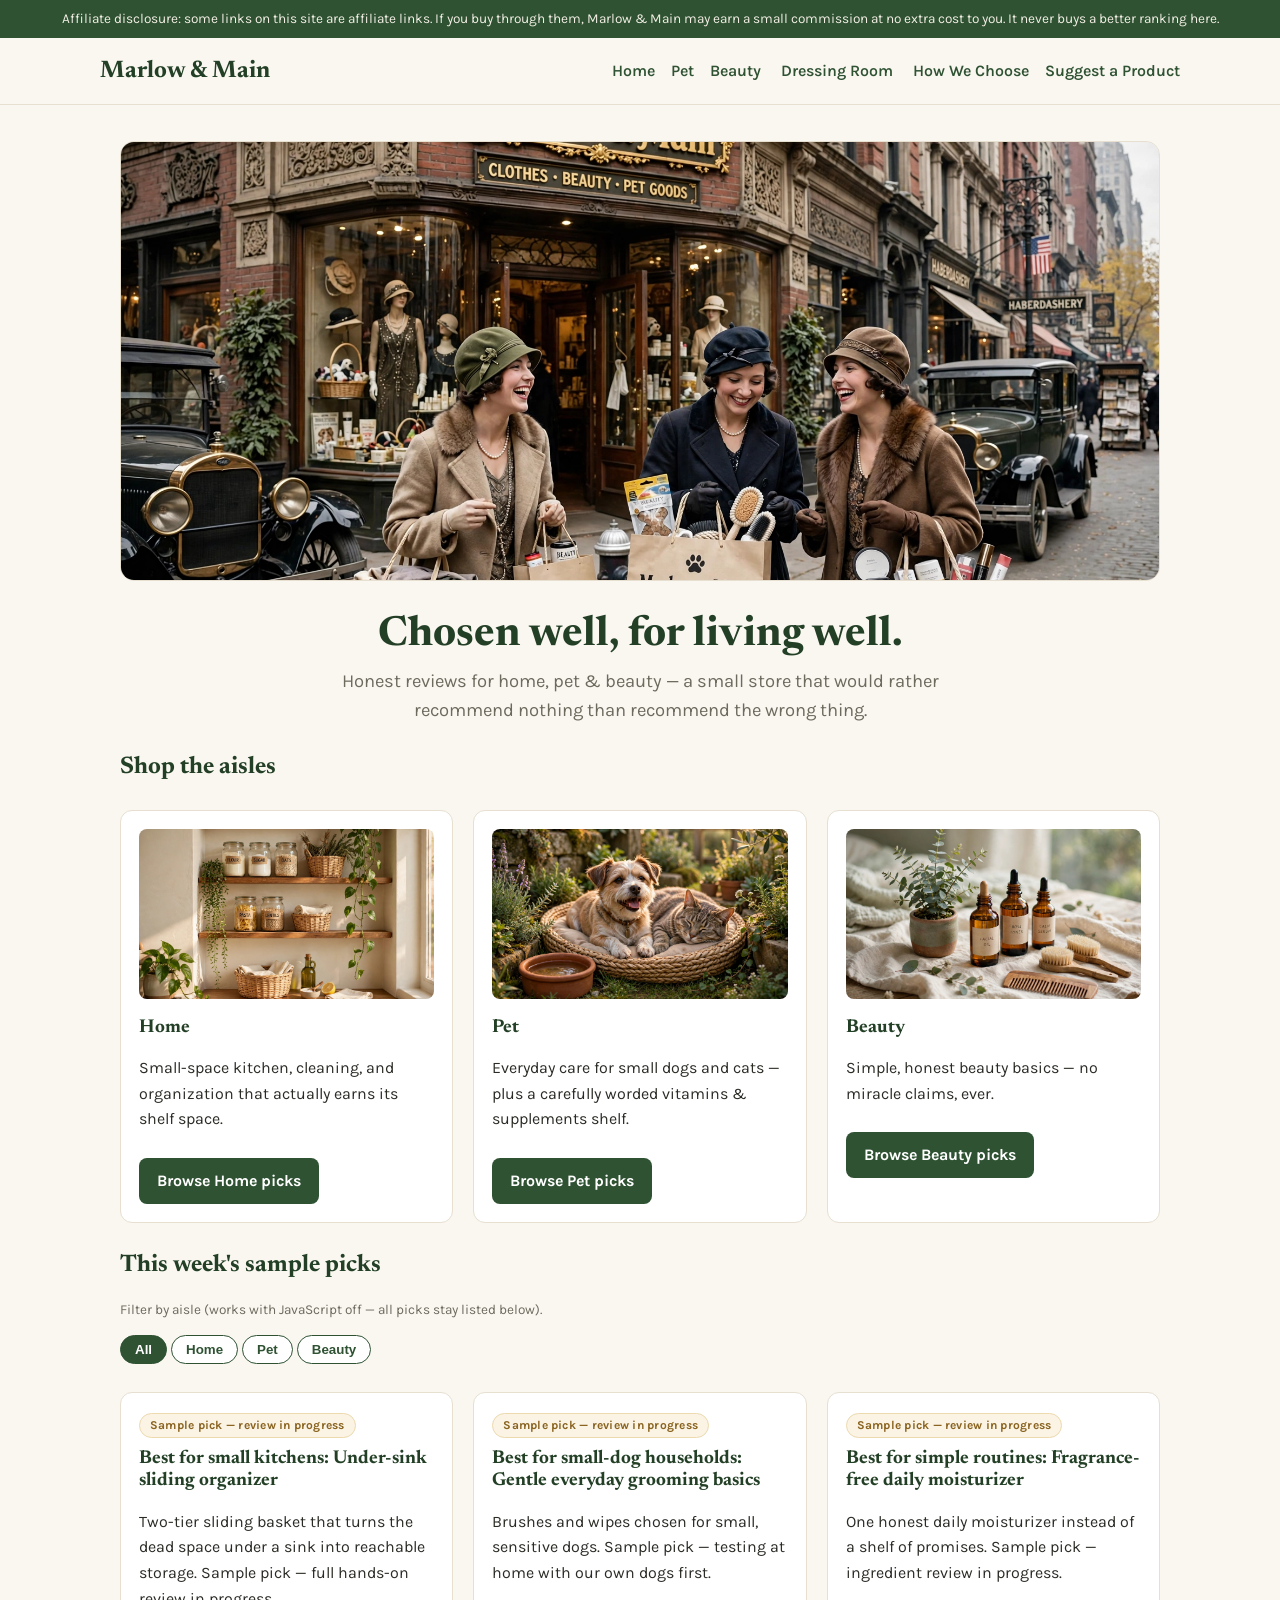
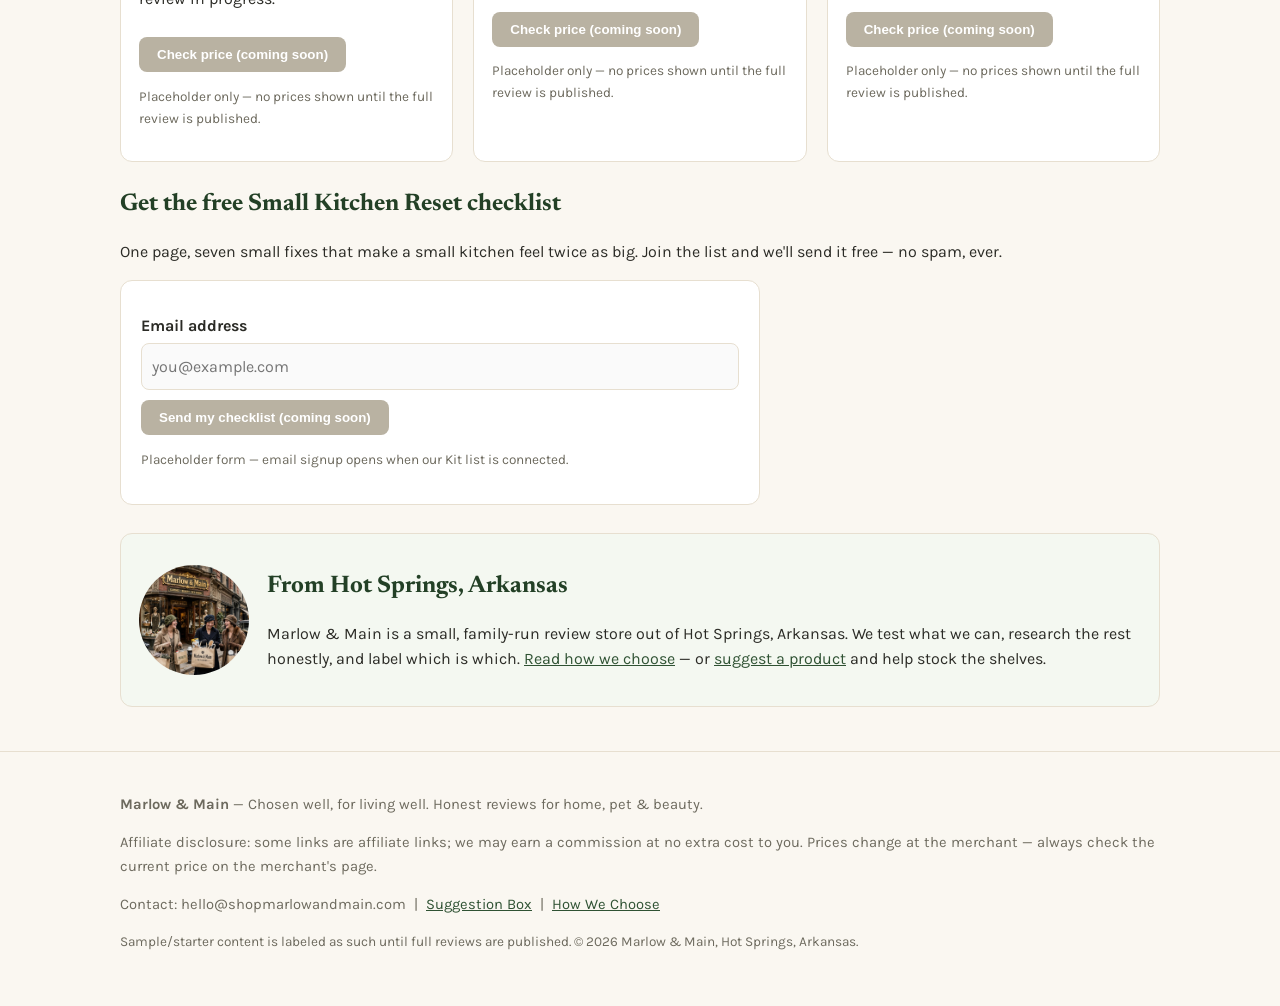
<file: index.html>
<!DOCTYPE html>
<html lang="en">
<head>
<meta charset="UTF-8">
<meta name="viewport" content="width=device-width, initial-scale=1.0">
<title>Chosen well, for living well | Marlow &amp; Main</title>
<meta name="description" content="Honest reviews for home, pet & beauty from Marlow & Main, Hot Springs, Arkansas.">
<link rel="icon" href="assets/profile.jpg">
<link rel="preconnect" href="https://fonts.googleapis.com">
<link href="https://fonts.googleapis.com/css2?family=Karla:wght@400;700&family=Newsreader:opsz,wght@6..72,500;6..72,700&display=swap" rel="stylesheet">
<link rel="stylesheet" href="styles.css">
</head>
<body>
<div class="disclosure">Affiliate disclosure: some links on this site are affiliate links. If you buy through them, Marlow &amp; Main may earn a small commission at no extra cost to you. It never buys a better ranking here.</div>
<header class="site"><div class="wrap nav">
<a class="brand" href="index.html">Marlow &amp; Main</a>
<nav>
<a href="home-aisle.html">Home</a><a href="pet-aisle.html">Pet</a><a href="beauty-aisle.html">Beauty</a>
<a href="dressing-room.html">Dressing Room</a>
<a href="how-we-choose.html">How We Choose</a><a href="suggest.html">Suggest a Product</a>
</nav></div></header>
<main class="wrap">

<section class="hero">
<img src="assets/hero-street.webp" alt="The Marlow &amp; Main storefront on a grand old main street">
<h1>Chosen well, for living well.</h1>
<p class="lede">Honest reviews for home, pet &amp; beauty — a small store that would rather recommend nothing than recommend the wrong thing.</p>
</section>

<section>
<h2>Shop the aisles</h2>
<div class="grid">
<article class="card"><img src="assets/aisle-home.webp" alt="A calm, well-kept home"><h3>Home</h3>
<p>Small-space kitchen, cleaning, and organization that actually earns its shelf space.</p>
<a class="btn secondary" href="home-aisle.html">Browse Home picks</a></article>
<article class="card"><img src="assets/aisle-pet.webp" alt="A happy small dog at home"><h3>Pet</h3>
<p>Everyday care for small dogs and cats — plus a carefully worded vitamins &amp; supplements shelf.</p>
<a class="btn secondary" href="pet-aisle.html">Browse Pet picks</a></article>
<article class="card"><img src="assets/aisle-beauty.webp" alt="Simple, natural beauty essentials"><h3>Beauty</h3>
<p>Simple, honest beauty basics — no miracle claims, ever.</p>
<a class="btn secondary" href="beauty-aisle.html">Browse Beauty picks</a></article>
</div>
</section>

<section>
<h2>This week's sample picks</h2>
<p class="small">Filter by aisle (works with JavaScript off — all picks stay listed below).</p>
<div class="filters" role="group" aria-label="Filter picks by aisle">
<button class="filter-btn" data-filter="all" aria-pressed="true">All</button>
<button class="filter-btn" data-filter="home" aria-pressed="false">Home</button>
<button class="filter-btn" data-filter="pet" aria-pressed="false">Pet</button>
<button class="filter-btn" data-filter="beauty" aria-pressed="false">Beauty</button>
</div>
<div class="grid" id="picks">
<article class="card pick" data-aisle="home">
<span class="tag">Sample pick — review in progress</span>
<h3>Best for small kitchens: Under-sink sliding organizer</h3>
<p>Two-tier sliding basket that turns the dead space under a sink into reachable storage. Sample pick — full hands-on review in progress.</p>
<!-- INTEGRATION POINT (affiliate link): replace this placeholder button with the real merchant affiliate link once the program approves the store. Never use a fake price or a "Buy now" label. -->
<button class="btn disabled" disabled title="Placeholder — affiliate link coming after review">Check price (coming soon)</button>
<p class="small">Placeholder only — no prices shown until the full review is published.</p></article><article class="card pick" data-aisle="pet">
<span class="tag">Sample pick — review in progress</span>
<h3>Best for small-dog households: Gentle everyday grooming basics</h3>
<p>Brushes and wipes chosen for small, sensitive dogs. Sample pick — testing at home with our own dogs first.</p>
<!-- INTEGRATION POINT (affiliate link): replace this placeholder button with the real merchant affiliate link once the program approves the store. Never use a fake price or a "Buy now" label. -->
<button class="btn disabled" disabled title="Placeholder — affiliate link coming after review">Check price (coming soon)</button>
<p class="small">Placeholder only — no prices shown until the full review is published.</p></article><article class="card pick" data-aisle="beauty">
<span class="tag">Sample pick — review in progress</span>
<h3>Best for simple routines: Fragrance-free daily moisturizer</h3>
<p>One honest daily moisturizer instead of a shelf of promises. Sample pick — ingredient review in progress.</p>
<!-- INTEGRATION POINT (affiliate link): replace this placeholder button with the real merchant affiliate link once the program approves the store. Never use a fake price or a "Buy now" label. -->
<button class="btn disabled" disabled title="Placeholder — affiliate link coming after review">Check price (coming soon)</button>
<p class="small">Placeholder only — no prices shown until the full review is published.</p></article>
</div>
</section>

<section>
<h2>Get the free Small Kitchen Reset checklist</h2>
<p>One page, seven small fixes that make a small kitchen feel twice as big. Join the list and we'll send it free — no spam, ever.</p>
<!-- INTEGRATION POINT (Kit email form): this form is a non-functional placeholder. Paste the Kit (ConvertKit) embed/form action here and remove the disabled state once the Kit account and the "Small Kitchen Reset" checklist are live. -->
<form class="sample" action="#" method="post" aria-label="Email signup (placeholder)">
<label for="kit-email">Email address</label>
<input id="kit-email" type="email" name="email" placeholder="you@example.com" disabled>
<button class="btn" type="submit" disabled>Send my checklist (coming soon)</button>
<p class="small">Placeholder form — email signup opens when our Kit list is connected.</p>
</form>
</section>

<section class="founder">
<img src="assets/profile.jpg" alt="The Marlow &amp; Main storefront">
<div><h2>From Hot Springs, Arkansas</h2>
<p>Marlow &amp; Main is a small, family-run review store out of Hot Springs, Arkansas. We test what we can, research the rest honestly, and label which is which. <a href="how-we-choose.html">Read how we choose</a> — or <a href="suggest.html">suggest a product</a> and help stock the shelves.</p></div>
</section>

</main>
<footer class="site"><div class="wrap">
<p><strong>Marlow &amp; Main</strong> — Chosen well, for living well. Honest reviews for home, pet &amp; beauty.</p>
<p>Affiliate disclosure: some links are affiliate links; we may earn a commission at no extra cost to you. Prices change at the merchant — always check the current price on the merchant's page.</p>
<!-- INTEGRATION POINT (footer contact): hello@shopmarlowandmain.com is shown as the contact address, but email forwarding for this domain is NOT yet configured. Configure forwarding (Cloudflare/Porkbun) before presenting this as a working inbox. -->
<p>Contact: hello@shopmarlowandmain.com &nbsp;|&nbsp; <a href="suggest.html">Suggestion Box</a> &nbsp;|&nbsp; <a href="how-we-choose.html">How We Choose</a></p>
<p class="small">Sample/starter content is labeled as such until full reviews are published. &copy; 2026 Marlow &amp; Main, Hot Springs, Arkansas.</p>
</div></footer>
<script src="app.js" defer></script>
</body></html>
</file>
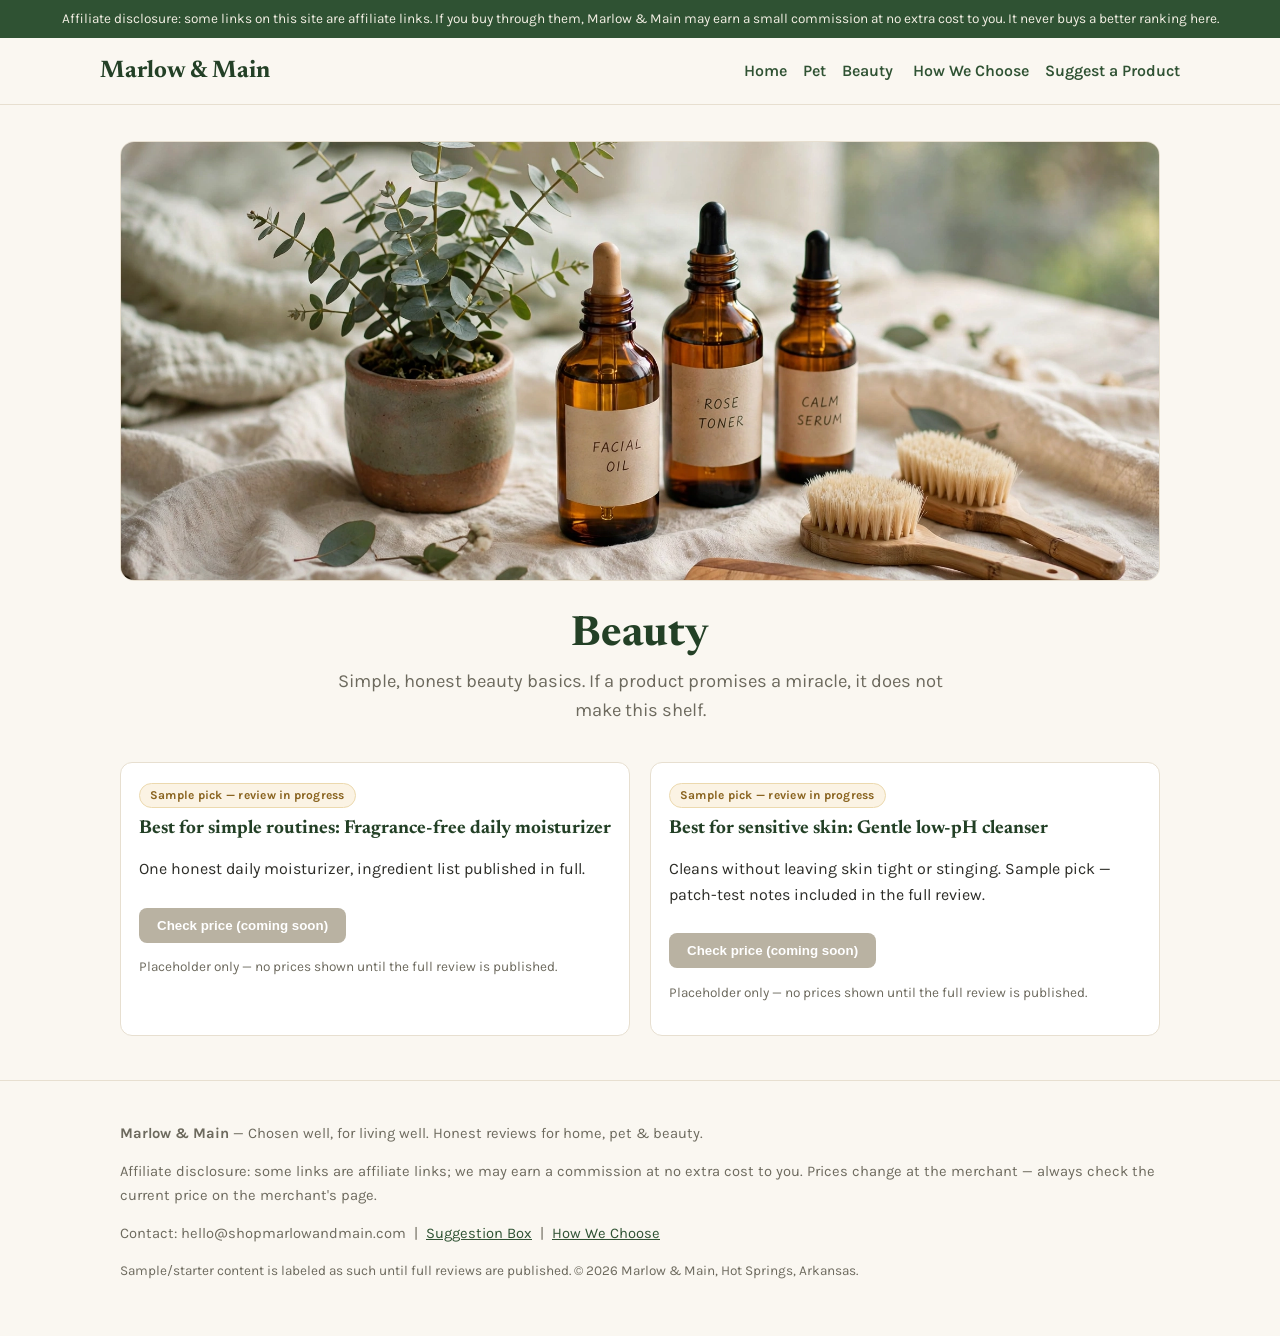
<file: beauty-aisle.html>
<!DOCTYPE html>
<html lang="en">
<head>
<meta charset="UTF-8">
<meta name="viewport" content="width=device-width, initial-scale=1.0">
<title>Beauty | Marlow &amp; Main</title>
<meta name="description" content="Simple, honest beauty basics from Marlow & Main — no miracle claims.">
<link rel="icon" href="assets/profile.jpg">
<link rel="preconnect" href="https://fonts.googleapis.com">
<link href="https://fonts.googleapis.com/css2?family=Karla:wght@400;700&family=Newsreader:opsz,wght@6..72,500;6..72,700&display=swap" rel="stylesheet">
<link rel="stylesheet" href="styles.css">
</head>
<body>
<div class="disclosure">Affiliate disclosure: some links on this site are affiliate links. If you buy through them, Marlow &amp; Main may earn a small commission at no extra cost to you. It never buys a better ranking here.</div>
<header class="site"><div class="wrap nav">
<a class="brand" href="index.html">Marlow &amp; Main</a>
<nav>
<a href="home-aisle.html">Home</a><a href="pet-aisle.html">Pet</a><a href="beauty-aisle.html">Beauty</a>
<a href="how-we-choose.html">How We Choose</a><a href="suggest.html">Suggest a Product</a>
</nav></div></header>
<main class="wrap">

<section class="hero"><img src="assets/aisle-beauty.webp" alt="Simple, natural beauty essentials">
<h1>Beauty</h1><p class="lede">Simple, honest beauty basics. If a product promises a miracle, it does not make this shelf.</p></section>
<div class="grid">
<article class="card pick" data-aisle="beauty">
<span class="tag">Sample pick — review in progress</span>
<h3>Best for simple routines: Fragrance-free daily moisturizer</h3>
<p>One honest daily moisturizer, ingredient list published in full.</p>
<!-- INTEGRATION POINT (affiliate link): replace this placeholder button with the real merchant affiliate link once the program approves the store. Never use a fake price or a "Buy now" label. -->
<button class="btn disabled" disabled title="Placeholder — affiliate link coming after review">Check price (coming soon)</button>
<p class="small">Placeholder only — no prices shown until the full review is published.</p></article><article class="card pick" data-aisle="beauty">
<span class="tag">Sample pick — review in progress</span>
<h3>Best for sensitive skin: Gentle low-pH cleanser</h3>
<p>Cleans without leaving skin tight or stinging. Sample pick — patch-test notes included in the full review.</p>
<!-- INTEGRATION POINT (affiliate link): replace this placeholder button with the real merchant affiliate link once the program approves the store. Never use a fake price or a "Buy now" label. -->
<button class="btn disabled" disabled title="Placeholder — affiliate link coming after review">Check price (coming soon)</button>
<p class="small">Placeholder only — no prices shown until the full review is published.</p></article>
</div>

</main>
<footer class="site"><div class="wrap">
<p><strong>Marlow &amp; Main</strong> — Chosen well, for living well. Honest reviews for home, pet &amp; beauty.</p>
<p>Affiliate disclosure: some links are affiliate links; we may earn a commission at no extra cost to you. Prices change at the merchant — always check the current price on the merchant's page.</p>
<!-- INTEGRATION POINT (footer contact): hello@shopmarlowandmain.com is shown as the contact address, but email forwarding for this domain is NOT yet configured. Configure forwarding (Cloudflare/Porkbun) before presenting this as a working inbox. -->
<p>Contact: hello@shopmarlowandmain.com &nbsp;|&nbsp; <a href="suggest.html">Suggestion Box</a> &nbsp;|&nbsp; <a href="how-we-choose.html">How We Choose</a></p>
<p class="small">Sample/starter content is labeled as such until full reviews are published. &copy; 2026 Marlow &amp; Main, Hot Springs, Arkansas.</p>
</div></footer>
<script src="app.js" defer></script>
</body></html>
</file>
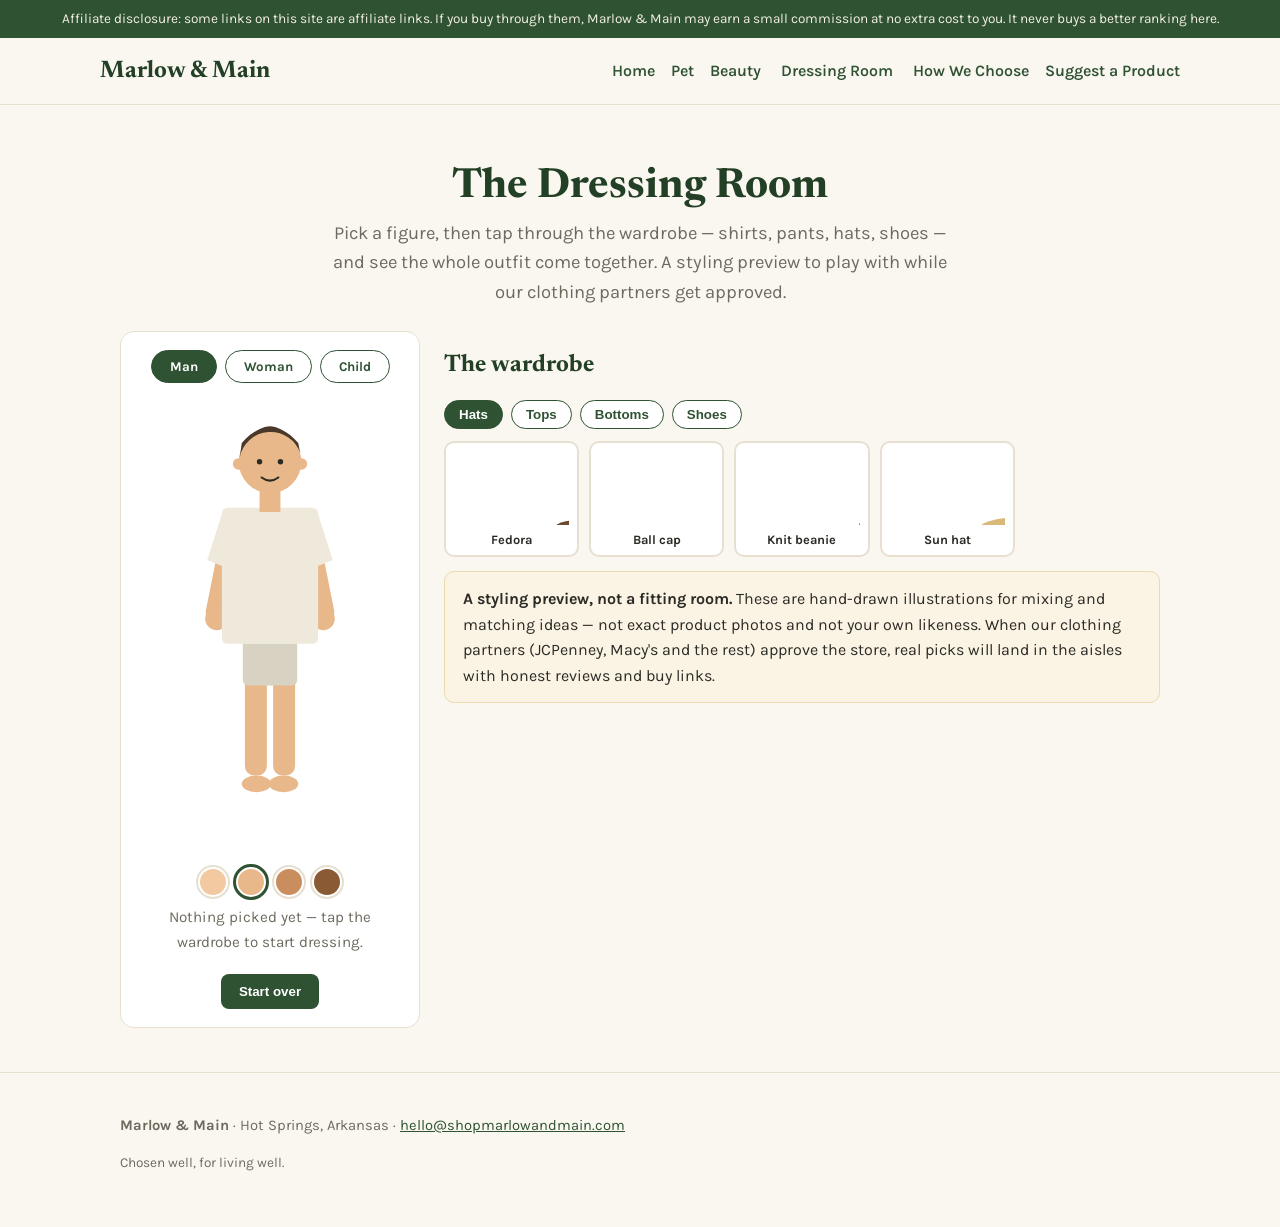
<file: dressing-room.html>
<!DOCTYPE html>
<html lang="en">
<head>
<meta charset="UTF-8">
<meta name="viewport" content="width=device-width, initial-scale=1.0">
<title>The Dressing Room | Marlow &amp; Main</title>
<meta name="description" content="Try outfits on in the Marlow & Main dressing room — pick a figure, mix shirts, pants, hats and shoes.">
<link rel="icon" href="assets/profile.jpg">
<link rel="preconnect" href="https://fonts.googleapis.com">
<link href="https://fonts.googleapis.com/css2?family=Karla:wght@400;700&family=Newsreader:opsz,wght@6..72,500;6..72,700&display=swap" rel="stylesheet">
<link rel="stylesheet" href="styles.css">
<style>
.dr-layout{display:grid;grid-template-columns:300px 1fr;gap:24px;margin:24px 0;align-items:start}
@media (max-width:820px){.dr-layout{grid-template-columns:1fr}}
.dr-stage{background:var(--card);border:1px solid var(--line);border-radius:14px;padding:18px;text-align:center;position:sticky;top:12px}
.dr-figure{--skin:#e8b88a;height:460px;max-width:300px;margin:0 auto}
.dr-figure svg{width:100%;height:100%}
.dr-tabs{display:flex;gap:8px;justify-content:center;margin:0 0 14px;flex-wrap:wrap}
.dr-tab{background:#fff;border:1px solid var(--green);color:var(--green);border-radius:999px;padding:8px 18px;font-weight:700;cursor:pointer;font-family:inherit}
.dr-tab[aria-pressed="true"]{background:var(--green);color:#fff}
.dr-skins{display:flex;gap:8px;justify-content:center;margin:10px 0 4px;align-items:center}
.dr-skin{width:30px;height:30px;border-radius:50%;border:2px solid #fff;outline:2px solid var(--line);cursor:pointer;padding:0}
.dr-skin[aria-pressed="true"]{outline:3px solid var(--green)}
.dr-outfit{min-height:48px;font-size:.95rem;color:var(--muted);margin:8px 0}
.dr-outfit strong{color:var(--ink)}
.dr-wardrobe h3{margin:6px 0 10px}
.dr-cats{display:flex;gap:8px;flex-wrap:wrap;margin-bottom:12px}
.dr-items{display:grid;grid-template-columns:repeat(auto-fill,minmax(118px,1fr));gap:10px}
.dr-item{background:#fff;border:2px solid var(--line);border-radius:10px;padding:8px;cursor:pointer;text-align:center;font-family:inherit}
.dr-item svg{width:100%;height:74px}
.dr-item span{display:block;font-size:.8rem;font-weight:700;margin-top:4px;color:var(--ink)}
.dr-item[aria-pressed="true"]{border-color:var(--green);background:#f4f8f1}
.dr-item:hover{border-color:var(--clay)}
.dr-actions{display:flex;gap:10px;justify-content:center;margin-top:10px;flex-wrap:wrap}
.dr-note{margin-top:14px}
</style>
</head>
<body>
<div class="disclosure">Affiliate disclosure: some links on this site are affiliate links. If you buy through them, Marlow &amp; Main may earn a small commission at no extra cost to you. It never buys a better ranking here.</div>
<header class="site"><div class="wrap nav">
<a class="brand" href="index.html">Marlow &amp; Main</a>
<nav>
<a href="home-aisle.html">Home</a><a href="pet-aisle.html">Pet</a><a href="beauty-aisle.html">Beauty</a>
<a href="dressing-room.html" aria-current="page">Dressing Room</a>
<a href="how-we-choose.html">How We Choose</a><a href="suggest.html">Suggest a Product</a>
</nav></div></header>
<main class="wrap">
<section class="hero" style="padding-bottom:0">
<h1>The Dressing Room</h1>
<p class="lede">Pick a figure, then tap through the wardrobe — shirts, pants, hats, shoes — and see the whole outfit come together. A styling preview to play with while our clothing partners get approved.</p>
</section>

<div class="dr-layout">
<div class="dr-stage">
<div class="dr-tabs" role="group" aria-label="Choose a figure">
<button class="dr-tab" data-fig="man" aria-pressed="true">Man</button>
<button class="dr-tab" data-fig="woman" aria-pressed="false">Woman</button>
<button class="dr-tab" data-fig="child" aria-pressed="false">Child</button>
</div>
<div class="dr-figure" id="drFigure" role="img" aria-label="Dressing room figure"></div>
<div class="dr-skins" role="group" aria-label="Skin tone">
<button class="dr-skin" data-skin="#f3c9a2" style="background:#f3c9a2" aria-pressed="false" aria-label="Light skin tone"></button>
<button class="dr-skin" data-skin="#e8b88a" style="background:#e8b88a" aria-pressed="true" aria-label="Medium skin tone"></button>
<button class="dr-skin" data-skin="#c98d5e" style="background:#c98d5e" aria-pressed="false" aria-label="Tan skin tone"></button>
<button class="dr-skin" data-skin="#8a5a34" style="background:#8a5a34" aria-pressed="false" aria-label="Deep skin tone"></button>
</div>
<div class="dr-outfit" id="drOutfit"></div>
<div class="dr-actions">
<button class="btn secondary" id="drReset" type="button">Start over</button>
</div>
</div>

<div class="dr-wardrobe">
<h2>The wardrobe</h2>
<div class="dr-cats" role="group" aria-label="Wardrobe category">
<button class="filter-btn dr-cat" data-cat="hats" aria-pressed="true">Hats</button>
<button class="filter-btn dr-cat" data-cat="tops" aria-pressed="false">Tops</button>
<button class="filter-btn dr-cat" data-cat="bottoms" aria-pressed="false">Bottoms</button>
<button class="filter-btn dr-cat" data-cat="shoes" aria-pressed="false">Shoes</button>
</div>
<div class="dr-items" id="drItems"></div>
<div class="note dr-note">
<strong>A styling preview, not a fitting room.</strong> These are hand-drawn illustrations for mixing and matching ideas — not exact product photos and not your own likeness. When our clothing partners (JCPenney, Macy's and the rest) approve the store, real picks will land in the aisles with honest reviews and buy links.
</div>
</div>
</div>
</main>
<footer class="site"><div class="wrap">
<p><strong>Marlow &amp; Main</strong> · Hot Springs, Arkansas · <a href="mailto:hello@shopmarlowandmain.com">hello@shopmarlowandmain.com</a></p>
<p class="small">Chosen well, for living well.</p>
</div></footer>
<script>
/* Marlow & Main Dressing Room v1 — paper-doll figures, hand-drawn SVG wardrobe.
   Garment art is original illustration; figures use --skin for tone. */
(function(){
"use strict";
var SKIN_DEFAULT = "#e8b88a";
/* ---------- figure bodies (viewBox 0 0 220 440) ---------- */
var BODIES = {
man: '<svg viewBox="0 0 220 440" xmlns="http://www.w3.org/2000/svg" aria-hidden="true">'
+ '<rect x="86" y="238" width="21" height="124" rx="9" fill="var(--skin)"/>'
+ '<rect x="113" y="238" width="21" height="124" rx="9" fill="var(--skin)"/>'
+ '<line x1="76" y1="126" x2="60" y2="206" stroke="var(--skin)" stroke-width="23" stroke-linecap="round"/>'
+ '<line x1="144" y1="126" x2="160" y2="206" stroke="var(--skin)" stroke-width="23" stroke-linecap="round"/>'
+ '<circle cx="59" cy="212" r="11" fill="var(--skin)"/><circle cx="161" cy="212" r="11" fill="var(--skin)"/>'
+ '<path d="M70,106 h80 q6,0 6,6 v118 q0,6 -6,6 h-80 q-6,0 -6,-6 v-118 q0,-6 6,-6 z" fill="#efe9dc"/>'
+ '<path d="M64,112 l-14,44 l20,8 l12,-40 z" fill="#efe9dc"/><path d="M156,112 l14,44 l-20,8 l-12,-40 z" fill="#efe9dc"/>'
+ '<path d="M84,236 h52 v34 q0,6 -6,6 h-40 q-6,0 -6,-6 z" fill="#d8d2c2"/>'
+ '<ellipse cx="97" cy="370" rx="14" ry="8" fill="var(--skin)"/><ellipse cx="123" cy="370" rx="14" ry="8" fill="var(--skin)"/>'
+ '<rect x="100" y="88" width="20" height="22" fill="var(--skin)"/>'
+ '<circle cx="80" cy="64" r="5.5" fill="var(--skin)"/><circle cx="140" cy="64" r="5.5" fill="var(--skin)"/>'
+ '<circle cx="110" cy="62" r="30" fill="var(--skin)"/>'
+ '<path d="M81,58 a30,30 0 0 1 58,-4 l-2,-10 c-10,-12 -22,-16 -27,-16 s-17,4 -27,16 z" fill="#4a382a"/>'
+ '<circle cx="100" cy="62" r="2.6" fill="#2b2b26"/><circle cx="120" cy="62" r="2.6" fill="#2b2b26"/>'
+ '<path d="M102,77 q8,6 16,0" stroke="#2b2b26" stroke-width="2" fill="none" stroke-linecap="round"/>'
+ '</svg>',
woman: '<svg viewBox="0 0 220 440" xmlns="http://www.w3.org/2000/svg" aria-hidden="true">'
+ '<path d="M78,40 c-14,26 -12,66 -4,96 l12,2 c-6,-34 -6,-66 4,-92 z" fill="#5a4028"/>'
+ '<path d="M142,40 c14,26 12,66 4,96 l-12,2 c6,-34 6,-66 -4,-92 z" fill="#5a4028"/>'
+ '<rect x="90" y="234" width="19" height="124" rx="8" fill="var(--skin)"/>'
+ '<rect x="111" y="234" width="19" height="124" rx="8" fill="var(--skin)"/>'
+ '<line x1="80" y1="122" x2="66" y2="200" stroke="var(--skin)" stroke-width="19" stroke-linecap="round"/>'
+ '<line x1="140" y1="122" x2="154" y2="200" stroke="var(--skin)" stroke-width="19" stroke-linecap="round"/>'
+ '<circle cx="65" cy="206" r="10" fill="var(--skin)"/><circle cx="155" cy="206" r="10" fill="var(--skin)"/>'
+ '<path d="M74,104 h72 q6,0 6,6 l4,86 q0,10 -10,12 l-8,14 h-56 l-8,-14 q-10,-2 -10,-12 l4,-86 q0,-6 6,-6 z" fill="#efe9dc"/>'
+ '<path d="M68,110 l-12,40 l18,8 l10,-36 z" fill="#efe9dc"/><path d="M152,110 l12,40 l-18,8 l-10,-36 z" fill="#efe9dc"/>'
+ '<path d="M96,148 q14,10 28,0" stroke="#d8d2c2" stroke-width="3" fill="none"/>'
+ '<path d="M88,232 h44 v30 q0,6 -6,6 h-32 q-6,0 -6,-6 z" fill="#d8d2c2"/>'
+ '<ellipse cx="100" cy="366" rx="12" ry="7" fill="var(--skin)"/><ellipse cx="120" cy="366" rx="12" ry="7" fill="var(--skin)"/>'
+ '<rect x="101" y="84" width="18" height="22" fill="var(--skin)"/>'
+ '<circle cx="82" cy="60" r="5" fill="var(--skin)"/><circle cx="138" cy="60" r="5" fill="var(--skin)"/>'
+ '<circle cx="110" cy="58" r="28" fill="var(--skin)"/>'
+ '<path d="M83,54 a28,28 0 0 1 54,-4 l-1,-12 c-9,-12 -20,-15 -26,-15 s-17,3 -26,15 z" fill="#5a4028"/>'
+ '<circle cx="101" cy="58" r="2.4" fill="#2b2b26"/><circle cx="119" cy="58" r="2.4" fill="#2b2b26"/>'
+ '<path d="M103,72 q7,5 14,0" stroke="#2b2b26" stroke-width="2" fill="none" stroke-linecap="round"/>'
+ '<circle cx="93" cy="66" r="3.4" fill="#e8a08a" opacity=".55"/><circle cx="127" cy="66" r="3.4" fill="#e8a08a" opacity=".55"/>'
+ '</svg>',
child: '<svg viewBox="0 0 220 440" xmlns="http://www.w3.org/2000/svg" aria-hidden="true">'
+ '<rect x="90" y="240" width="18" height="110" rx="8" fill="var(--skin)"/>'
+ '<rect x="112" y="240" width="18" height="110" rx="8" fill="var(--skin)"/>'
+ '<line x1="82" y1="146" x2="70" y2="216" stroke="var(--skin)" stroke-width="18" stroke-linecap="round"/>'
+ '<line x1="138" y1="146" x2="150" y2="216" stroke="var(--skin)" stroke-width="18" stroke-linecap="round"/>'
+ '<circle cx="69" cy="222" r="9.5" fill="var(--skin)"/><circle cx="151" cy="222" r="9.5" fill="var(--skin)"/>'
+ '<path d="M78,130 h64 q6,0 6,6 v96 q0,6 -6,6 h-64 q-6,0 -6,-6 v-96 q0,-6 6,-6 z" fill="#efe9dc"/>'
+ '<path d="M72,136 l-11,36 l17,7 l10,-33 z" fill="#efe9dc"/><path d="M148,136 l11,36 l-17,7 l-10,-33 z" fill="#efe9dc"/>'
+ '<path d="M88,238 h44 v28 q0,6 -6,6 h-32 q-6,0 -6,-6 z" fill="#d8d2c2"/>'
+ '<ellipse cx="99" cy="358" rx="12" ry="7" fill="var(--skin)"/><ellipse cx="121" cy="358" rx="12" ry="7" fill="var(--skin)"/>'
+ '<rect x="101" y="104" width="18" height="22" fill="var(--skin)"/>'
+ '<circle cx="77" cy="76" r="5" fill="var(--skin)"/><circle cx="143" cy="76" r="5" fill="var(--skin)"/>'
+ '<circle cx="110" cy="72" r="34" fill="var(--skin)"/>'
+ '<path d="M77,66 a34,34 0 0 1 66,-5 l-2,-12 c-11,-13 -24,-17 -31,-17 s-20,4 -31,17 z" fill="#3d2c1e"/>'
+ '<circle cx="99" cy="72" r="3" fill="#2b2b26"/><circle cx="121" cy="72" r="3" fill="#2b2b26"/>'
+ '<path d="M100,86 q10,8 20,0" stroke="#2b2b26" stroke-width="2.4" fill="none" stroke-linecap="round"/>'
+ '<circle cx="91" cy="80" r="4" fill="#e8a08a" opacity=".6"/><circle cx="129" cy="80" r="4" fill="#e8a08a" opacity=".6"/>'
+ '</svg>'
};
/* ---------- wardrobe: garments drawn per figure ----------
   Each garment: {name, cat, fig, art} where art is an SVG <g> fragment
   positioned in the figure's 0 0 220 440 space. */
var WARDROBE = [];
function G(name, cat, fig, art, box){ WARDROBE.push({name:name, cat:cat, fig:fig, art:art, box:box||"0 0 220 440"}); }

/* ---------- hats: drawn around local origin (top-of-head), placed per figure ---------- */
var HEADS = {man:{cx:110,cy:62,r:30}, woman:{cx:110,cy:58,r:28}, child:{cx:110,cy:72,r:34}};
function hatShape(kind){
  if(kind==="fedora") return '<ellipse cx="0" cy="0" rx="52" ry="12" fill="#6b4a2f"/>'
    + '<path d="M-28,0 L-24,-36 Q0,-46 24,-36 L28,0 Q0,10 -28,0 Z" fill="#7d5a3a"/>'
    + '<rect x="-28" y="-13" width="56" height="9" fill="#3d2c1e"/>';
  if(kind==="cap") return '<path d="M-32,4 A32,28 0 0 1 32,4 L32,6 L-32,6 Z" fill="#2F5233"/>'
    + '<ellipse cx="40" cy="6" rx="26" ry="8" fill="#234026"/>'
    + '<circle cx="0" cy="-22" r="3.5" fill="#234026"/>'
    + '<path d="M0,-22 L0,4" stroke="#234026" stroke-width="2"/>';
  if(kind==="beanie") return '<path d="M-34,6 A34,32 0 0 1 34,6 L34,12 L-34,12 Z" fill="#b3563f"/>'
    + '<path d="M-22,-18 L-22,10 M-8,-24 L-8,10 M8,-24 L8,10 M22,-18 L22,10" stroke="#8f4128" stroke-width="2.5"/>'
    + '<rect x="-36" y="4" width="72" height="15" rx="7" fill="#8f4128"/>'
    + '<circle cx="0" cy="-32" r="10" fill="#e8d9c2"/>';
  /* sunhat */
  return '<ellipse cx="0" cy="0" rx="66" ry="15" fill="#d9b97a"/>'
    + '<path d="M-27,0 L-23,-28 Q0,-37 23,-28 L27,0 Q0,9 -27,0 Z" fill="#e6c88e"/>'
    + '<rect x="-27" y="-10" width="54" height="8" fill="#2F5233"/>';
}
var HAT_DEFS = [
  {id:"fedora", name:"Fedora"},
  {id:"cap", name:"Ball cap"},
  {id:"beanie", name:"Knit beanie"},
  {id:"sunhat", name:"Sun hat"}
];
["man","woman","child"].forEach(function(fig){
  var h = HEADS[fig], s = h.r/30;
  HAT_DEFS.forEach(function(hd){
    G(hd.name, "hats", fig,
      '<g transform="translate('+h.cx+','+(h.cy - h.r*0.95).toFixed(1)+') scale('+s.toFixed(3)+')">'+hatShape(hd.id)+'</g>',
      "-75 -70 150 100");
  });
});

/* ---------- tops ---------- */
/* MAN */
G("Flannel shirt","tops","man",
 '<pattern id="plaidMan" width="26" height="26" patternUnits="userSpaceOnUse"><rect width="26" height="26" fill="#b0473a"/><rect width="7" height="26" fill="#8e2f24"/><rect y="11" width="26" height="4" fill="#d98c5f" opacity=".8"/><rect y="12.5" width="26" height="1.4" fill="#f3e2c8"/></pattern>'
 +'<line x1="72" y1="120" x2="56" y2="192" stroke="url(#plaidMan)" stroke-width="28" stroke-linecap="round"/>'
 +'<line x1="148" y1="120" x2="164" y2="192" stroke="url(#plaidMan)" stroke-width="28" stroke-linecap="round"/>'
 +'<path d="M66,104 h88 q7,0 7,7 v118 q0,9 -9,9 h-84 q-9,0 -9,-9 v-118 q0,-7 7,-7 z" fill="url(#plaidMan)"/>'
 +'<path d="M100,104 l10,16 l10,-16 l-6,-4 h-8 z" fill="#8e2f24"/>'
 +'<line x1="110" y1="122" x2="110" y2="232" stroke="#7c281e" stroke-width="3"/>'
 +'<circle cx="110" cy="140" r="3" fill="#3d2c1e"/><circle cx="110" cy="162" r="3" fill="#3d2c1e"/><circle cx="110" cy="184" r="3" fill="#3d2c1e"/><circle cx="110" cy="206" r="3" fill="#3d2c1e"/>'
 +'<rect x="74" y="152" width="26" height="22" rx="3" fill="url(#plaidMan)" stroke="#7c281e" stroke-width="2"/>',
 "48 88 124 165");
G("Denim jacket","tops","man",
 '<line x1="72" y1="120" x2="54" y2="204" stroke="#3a5a8c" stroke-width="29" stroke-linecap="round"/>'
 +'<line x1="148" y1="120" x2="166" y2="204" stroke="#3a5a8c" stroke-width="29" stroke-linecap="round"/>'
 +'<line x1="57" y1="192" x2="54" y2="206" stroke="#54749e" stroke-width="30" stroke-linecap="round"/>'
 +'<line x1="163" y1="192" x2="166" y2="206" stroke="#54749e" stroke-width="30" stroke-linecap="round"/>'
 +'<path d="M66,104 h88 q7,0 7,7 v112 q0,9 -9,9 h-84 q-9,0 -9,-9 v-112 q0,-7 7,-7 z" fill="#3a5a8c"/>'
 +'<path d="M100,104 L86,148 L100,168 L110,148 Z" fill="#2e4a75"/><path d="M120,104 L134,148 L120,168 L110,148 Z" fill="#2e4a75"/>'
 +'<rect x="96" y="98" width="28" height="12" rx="4" fill="#2e4a75"/>'
 +'<circle cx="110" cy="180" r="3" fill="#d8d2c2"/><circle cx="110" cy="202" r="3" fill="#d8d2c2"/>'
 +'<rect x="74" y="150" width="26" height="20" rx="3" fill="none" stroke="#2e4a75" stroke-width="2.5"/>'
 +'<rect x="120" y="150" width="26" height="20" rx="3" fill="none" stroke="#2e4a75" stroke-width="2.5"/>',
 "48 88 124 165");
G("Cream sweater","tops","man",
 '<line x1="72" y1="120" x2="60" y2="182" stroke="#efe3cc" stroke-width="28" stroke-linecap="round"/>'
 +'<line x1="148" y1="120" x2="160" y2="182" stroke="#efe3cc" stroke-width="28" stroke-linecap="round"/>'
 +'<line x1="63" y1="170" x2="60" y2="184" stroke="#d9c8a8" stroke-width="29" stroke-linecap="round"/>'
 +'<line x1="157" y1="170" x2="160" y2="184" stroke="#d9c8a8" stroke-width="29" stroke-linecap="round"/>'
 +'<path d="M66,104 h88 q7,0 7,7 v104 q0,9 -9,9 h-84 q-9,0 -9,-9 v-104 q0,-7 7,-7 z" fill="#efe3cc"/>'
 +'<rect x="60" y="212" width="100" height="18" rx="6" fill="#d9c8a8"/>'
 +'<path d="M97,104 q13,12 26,0" stroke="#d9c8a8" stroke-width="5" fill="none"/>'
 +'<path d="M80,130 v80 M100,130 v84 M120,130 v84 M140,130 v80" stroke="#e2d3b4" stroke-width="2"/>',
 "48 88 124 165");
G("White tee","tops","man",
 '<line x1="72" y1="120" x2="64" y2="156" stroke="#f7f5ef" stroke-width="29" stroke-linecap="round"/>'
 +'<line x1="148" y1="120" x2="156" y2="156" stroke="#f7f5ef" stroke-width="29" stroke-linecap="round"/>'
 +'<path d="M66,104 h88 q7,0 7,7 v118 q0,9 -9,9 h-84 q-9,0 -9,-9 v-118 q0,-7 7,-7 z" fill="#f7f5ef"/>'
 +'<path d="M97,104 q13,12 26,0" stroke="#d8d2c2" stroke-width="5" fill="none"/>',
 "48 88 124 165");
/* WOMAN */
G("Floral blouse","tops","woman",
 '<pattern id="floralW" width="24" height="24" patternUnits="userSpaceOnUse"><rect width="24" height="24" fill="#a8b89a"/><circle cx="7" cy="8" r="3.4" fill="#e8a0b4"/><circle cx="7" cy="8" r="1.4" fill="#f7ead2"/><circle cx="17" cy="18" r="3.4" fill="#f7f5ef"/><circle cx="17" cy="18" r="1.4" fill="#e8a0b4"/></pattern>'
 +'<line x1="78" y1="120" x2="70" y2="158" stroke="url(#floralW)" stroke-width="24" stroke-linecap="round"/>'
 +'<line x1="142" y1="120" x2="150" y2="158" stroke="url(#floralW)" stroke-width="24" stroke-linecap="round"/>'
 +'<path d="M70,102 h80 q7,0 7,7 l4,104 q0,10 -10,12 l-6,12 h-70 l-6,-12 q-10,-2 -10,-12 l4,-104 q0,-7 7,-7 z" fill="url(#floralW)"/>'
 +'<path d="M99,102 q11,10 22,0" stroke="#7d8f72" stroke-width="5" fill="none"/>'
 +'<circle cx="110" cy="150" r="2.6" fill="#5d6f54"/><circle cx="110" cy="172" r="2.6" fill="#5d6f54"/><circle cx="110" cy="194" r="2.6" fill="#5d6f54"/>',
 "52 86 120 165");
G("Green cardigan","tops","woman",
 '<line x1="78" y1="120" x2="66" y2="196" stroke="#2F5233" stroke-width="24" stroke-linecap="round"/>'
 +'<line x1="142" y1="120" x2="154" y2="196" stroke="#2F5233" stroke-width="24" stroke-linecap="round"/>'
 +'<path d="M70,102 h34 l6,120 h-38 q-10,0 -10,-10 l2,-103 q0,-7 8,-7 z" fill="#2F5233"/>'
 +'<path d="M150,102 h-34 l-6,120 h38 q10,0 10,-10 l-2,-103 q0,-7 -8,-7 z" fill="#2F5233"/>'
 +'<path d="M104,102 L96,150 L104,190 M116,102 L124,150 L116,190" stroke="#234026" stroke-width="3" fill="none"/>'
 +'<circle cx="99" cy="150" r="3" fill="#C08A5A"/><circle cx="99" cy="172" r="3" fill="#C08A5A"/><circle cx="99" cy="194" r="3" fill="#C08A5A"/>'
 +'<rect x="62" y="216" width="24" height="12" rx="5" fill="#234026"/><rect x="134" y="216" width="24" height="12" rx="5" fill="#234026"/>',
 "52 86 120 165");
G("Striped tee","tops","woman",
 '<pattern id="stripeW" width="18" height="18" patternUnits="userSpaceOnUse"><rect width="18" height="18" fill="#f7f5ef"/><rect width="18" height="8" fill="#31435c"/></pattern>'
 +'<line x1="78" y1="120" x2="70" y2="158" stroke="url(#stripeW)" stroke-width="24" stroke-linecap="round"/>'
 +'<line x1="142" y1="120" x2="150" y2="158" stroke="url(#stripeW)" stroke-width="24" stroke-linecap="round"/>'
 +'<path d="M70,102 h80 q7,0 7,7 l4,104 q0,10 -10,12 l-6,12 h-70 l-6,-12 q-10,-2 -10,-12 l4,-104 q0,-7 7,-7 z" fill="url(#stripeW)"/>'
 +'<path d="M99,102 q11,10 22,0" stroke="#31435c" stroke-width="5" fill="none"/>',
 "52 86 120 165");
G("Denim jacket","tops","woman",
 '<line x1="78" y1="120" x2="66" y2="198" stroke="#3a5a8c" stroke-width="24" stroke-linecap="round"/>'
 +'<line x1="142" y1="120" x2="154" y2="198" stroke="#3a5a8c" stroke-width="24" stroke-linecap="round"/>'
 +'<path d="M70,102 h80 q7,0 7,7 l4,100 q0,10 -10,12 l-6,10 h-70 l-6,-10 q-10,-2 -10,-12 l4,-100 q0,-7 7,-7 z" fill="#3a5a8c"/>'
 +'<path d="M101,102 L88,142 L101,160 L110,142 Z" fill="#2e4a75"/><path d="M119,102 L132,142 L119,160 L110,142 Z" fill="#2e4a75"/>'
 +'<rect x="97" y="96" width="26" height="11" rx="4" fill="#2e4a75"/>'
 +'<circle cx="110" cy="176" r="2.8" fill="#d8d2c2"/><circle cx="110" cy="196" r="2.8" fill="#d8d2c2"/>',
 "52 86 120 165");

/* CHILD */
G("Striped tee","tops","child",
 '<pattern id="stripeC" width="18" height="18" patternUnits="userSpaceOnUse"><rect width="18" height="18" fill="#f7f5ef"/><rect width="18" height="8" fill="#b0473a"/></pattern>'
 +'<line x1="82" y1="144" x2="74" y2="180" stroke="url(#stripeC)" stroke-width="23" stroke-linecap="round"/>'
 +'<line x1="138" y1="144" x2="146" y2="180" stroke="url(#stripeC)" stroke-width="23" stroke-linecap="round"/>'
 +'<path d="M74,128 h72 q7,0 7,7 v96 q0,9 -9,9 h-66 q-9,0 -9,-9 v-96 q0,-7 7,-7 z" fill="url(#stripeC)"/>'
 +'<path d="M98,128 q12,11 24,0" stroke="#b0473a" stroke-width="5" fill="none"/>',
 "55 112 115 150");
G("Rust hoodie","tops","child",
 '<line x1="82" y1="144" x2="70" y2="212" stroke="#b3563f" stroke-width="23" stroke-linecap="round"/>'
 +'<line x1="138" y1="144" x2="150" y2="212" stroke="#b3563f" stroke-width="23" stroke-linecap="round"/>'
 +'<path d="M74,128 h72 q7,0 7,7 v92 q0,9 -9,9 h-66 q-9,0 -9,-9 v-92 q0,-7 7,-7 z" fill="#b3563f"/>'
 +'<path d="M88,128 q-16,4 -18,26 q14,-2 22,-8 z" fill="#8f4128"/><path d="M132,128 q16,4 18,26 q-14,-2 -22,-8 z" fill="#8f4128"/>'
 +'<path d="M92,128 q18,14 36,0 q-4,14 -18,14 q-14,0 -18,-14 z" fill="#8f4128"/>'
 +'<line x1="102" y1="146" x2="102" y2="168" stroke="#f3e2c8" stroke-width="3"/><line x1="118" y1="146" x2="118" y2="168" stroke="#f3e2c8" stroke-width="3"/>'
 +'<circle cx="102" cy="170" r="3" fill="#f3e2c8"/><circle cx="118" cy="170" r="3" fill="#f3e2c8"/>'
 +'<rect x="88" y="196" width="44" height="26" rx="6" fill="none" stroke="#8f4128" stroke-width="3"/>',
 "55 112 115 150");
G("Dino tee","tops","child",
 '<line x1="82" y1="144" x2="74" y2="180" stroke="#7a9a5a" stroke-width="23" stroke-linecap="round"/>'
 +'<line x1="138" y1="144" x2="146" y2="180" stroke="#7a9a5a" stroke-width="23" stroke-linecap="round"/>'
 +'<path d="M74,128 h72 q7,0 7,7 v96 q0,9 -9,9 h-66 q-9,0 -9,-9 v-96 q0,-7 7,-7 z" fill="#7a9a5a"/>'
 +'<path d="M98,128 q12,11 24,0" stroke="#5d7a42" stroke-width="5" fill="none"/>'
 +'<g fill="#3f5a2e"><ellipse cx="110" cy="196" rx="16" ry="10"/><path d="M122,190 q10,-14 4,-26 q10,2 8,12 q6,-2 8,2 q-6,8 -14,6 q-2,6 -6,6 z"/><path d="M96,194 q-12,2 -16,12 q10,0 18,-6 z"/><rect x="102" y="202" width="6" height="12" rx="3"/><rect x="114" y="202" width="6" height="12" rx="3"/></g>'
 +'<circle cx="132" cy="168" r="2" fill="#f7f5ef"/>',
 "55 112 115 150");
G("Blue flannel","tops","child",
 '<pattern id="plaidC" width="22" height="22" patternUnits="userSpaceOnUse"><rect width="22" height="22" fill="#4a6fa0"/><rect width="6" height="22" fill="#33507c"/><rect y="9" width="22" height="3.4" fill="#9db8d6" opacity=".85"/></pattern>'
 +'<line x1="82" y1="144" x2="72" y2="206" stroke="url(#plaidC)" stroke-width="23" stroke-linecap="round"/>'
 +'<line x1="138" y1="144" x2="148" y2="206" stroke="url(#plaidC)" stroke-width="23" stroke-linecap="round"/>'
 +'<path d="M74,128 h72 q7,0 7,7 v96 q0,9 -9,9 h-66 q-9,0 -9,-9 v-96 q0,-7 7,-7 z" fill="url(#plaidC)"/>'
 +'<path d="M101,128 l9,14 l9,-14 l-5,-4 h-8 z" fill="#33507c"/>'
 +'<circle cx="110" cy="162" r="2.8" fill="#22344e"/><circle cx="110" cy="182" r="2.8" fill="#22344e"/><circle cx="110" cy="202" r="2.8" fill="#22344e"/>',
 "55 112 115 150");

/* ---------- bottoms ---------- */
/* MAN: legs x84..136, y232..362 */
G("Jeans","bottoms","man",
 '<rect x="84" y="232" width="25" height="128" rx="9" fill="#33507c"/><rect x="111" y="232" width="25" height="128" rx="9" fill="#33507c"/>'
 +'<rect x="82" y="226" width="56" height="17" rx="6" fill="#27405f"/>'
 +'<rect x="84" y="344" width="25" height="12" rx="5" fill="#27405f"/><rect x="111" y="344" width="25" height="12" rx="5" fill="#27405f"/>'
 +'<path d="M97,250 v60 M123,250 v60" stroke="#27405f" stroke-width="2"/>',
 "62 216 100 160");
G("Khakis","bottoms","man",
 '<rect x="84" y="232" width="25" height="128" rx="9" fill="#cbb37e"/><rect x="111" y="232" width="25" height="128" rx="9" fill="#cbb37e"/>'
 +'<rect x="82" y="226" width="56" height="17" rx="6" fill="#a98f5c"/>'
 +'<path d="M97,250 v58 M123,250 v58" stroke="#a98f5c" stroke-width="2"/>',
 "62 216 100 160");
G("Shorts","bottoms","man",
 '<rect x="84" y="232" width="25" height="66" rx="9" fill="#7a8a99"/><rect x="111" y="232" width="25" height="66" rx="9" fill="#7a8a99"/>'
 +'<rect x="82" y="226" width="56" height="17" rx="6" fill="#5d6d7a"/>'
 +'<path d="M110,243 v30" stroke="#5d6d7a" stroke-width="3"/>',
 "62 216 100 100");
/* WOMAN: legs x88..132, y228..358 */
G("Jeans","bottoms","woman",
 '<rect x="88" y="228" width="21" height="128" rx="8" fill="#33507c"/><rect x="111" y="228" width="21" height="128" rx="8" fill="#33507c"/>'
 +'<rect x="86" y="222" width="48" height="16" rx="6" fill="#27405f"/>'
 +'<path d="M99,248 v58 M121,248 v58" stroke="#27405f" stroke-width="2"/>',
 "66 212 92 160");
G("Midi skirt","bottoms","woman",
 '<path d="M86,224 h48 l16,102 q-40,16 -80,0 z" fill="#8a4a5a"/>'
 +'<rect x="84" y="218" width="52" height="15" rx="6" fill="#6e3a46"/>'
 +'<path d="M104,240 l-6,84 M116,240 l6,84 M110,240 v88" stroke="#6e3a46" stroke-width="2.5"/>',
 "60 208 104 135");
G("Denim shorts","bottoms","woman",
 '<rect x="88" y="228" width="21" height="58" rx="8" fill="#3a5a8c"/><rect x="111" y="228" width="21" height="58" rx="8" fill="#3a5a8c"/>'
 +'<rect x="86" y="222" width="48" height="16" rx="6" fill="#2e4a75"/>'
 +'<path d="M110,239 v24" stroke="#2e4a75" stroke-width="3"/>'
 +'<path d="M88,282 l21,6 M132,282 l-21,6" stroke="#d8d2c2" stroke-width="2.5"/>',
 "66 212 92 95");
/* CHILD: legs x88..132, y234..350 */
G("Jeans","bottoms","child",
 '<rect x="88" y="234" width="21" height="116" rx="8" fill="#33507c"/><rect x="111" y="234" width="21" height="116" rx="8" fill="#33507c"/>'
 +'<rect x="86" y="228" width="48" height="16" rx="6" fill="#27405f"/>'
 +'<rect x="88" y="336" width="21" height="11" rx="5" fill="#27405f"/><rect x="111" y="336" width="21" height="11" rx="5" fill="#27405f"/>',
 "66 218 92 150");
G("Shorts","bottoms","child",
 '<rect x="88" y="234" width="21" height="60" rx="8" fill="#b0473a"/><rect x="111" y="234" width="21" height="60" rx="8" fill="#b0473a"/>'
 +'<rect x="86" y="228" width="48" height="16" rx="6" fill="#8e2f24"/>'
 +'<path d="M110,245 v26" stroke="#8e2f24" stroke-width="3"/>',
 "66 218 92 95");
G("Cargo shorts","bottoms","child",
 '<rect x="88" y="234" width="21" height="62" rx="8" fill="#8a9a6a"/><rect x="111" y="234" width="21" height="62" rx="8" fill="#8a9a6a"/>'
 +'<rect x="86" y="228" width="48" height="16" rx="6" fill="#6d7d52"/>'
 +'<rect x="90" y="256" width="15" height="14" rx="3" fill="none" stroke="#6d7d52" stroke-width="2.5"/>'
 +'<rect x="115" y="256" width="15" height="14" rx="3" fill="none" stroke="#6d7d52" stroke-width="2.5"/>',
 "66 218 92 95");

/* ---------- shoes: one shoe drawn at foot center (fx,fy), size r ---------- */
function shoeShape(kind, fx, fy, r){
  if(kind==="boots") return '<rect x="'+(fx-r)+'" y="'+(fy-40)+'" width="'+(2*r)+'" height="46" rx="7" fill="#6b4a2f"/>'
    + '<rect x="'+(fx-r)+'" y="'+(fy-40)+'" width="'+(2*r)+'" height="10" rx="5" fill="#54371f"/>'
    + '<ellipse cx="'+fx+'" cy="'+(fy+2)+'" rx="'+(r+5)+'" ry="10" fill="#6b4a2f"/>'
    + '<rect x="'+(fx-r-5)+'" y="'+(fy+7)+'" width="'+(2*r+10)+'" height="7" rx="3.5" fill="#3d2c1e"/>';
  if(kind==="sneakers") return '<path d="M'+(fx-r-3)+','+(fy+4)+' q-2,-14 12,-15 l6,-6 q14,-4 22,4 l4,10 q10,2 8,9 q-2,6 -12,6 h-32 q-6,0 -8,-8 z" fill="#f7f5ef" stroke="#d8d2c2" stroke-width="2"/>'
    + '<rect x="'+(fx-r-4)+'" y="'+(fy+4)+'" width="'+(2*r+12)+'" height="7" rx="3.5" fill="#C08A5A"/>'
    + '<path d="M'+(fx-6)+','+(fy-8)+' l10,4 M'+(fx-8)+','+(fy-3)+' l10,4" stroke="#8a8a86" stroke-width="2"/>';
  if(kind==="dress") return '<path d="M'+(fx-r-2)+','+(fy+4)+' q-2,-10 10,-12 l14,-3 q14,0 18,8 q3,7 -6,9 l-28,2 q-6,0 -8,-4 z" fill="#2b2b26"/>'
    + '<rect x="'+(fx-r)+'" y="'+(fy+6)+'" width="12" height="8" rx="2" fill="#1c1c1a"/>';
  /* sandals */
  return '<ellipse cx="'+fx+'" cy="'+(fy+3)+'" rx="'+(r+3)+'" ry="8" fill="#8a6420"/>'
    + '<path d="M'+(fx-r+2)+','+(fy+2)+' q'+r+','+-14+' '+(2*r-4)+',0" stroke="#C08A5A" stroke-width="4" fill="none"/>'
    + '<line x1="'+fx+'" y1="'+(fy-8)+'" x2="'+fx+'" y2="'+(fy+2)+'" stroke="#C08A5A" stroke-width="4"/>';
}
var FEET = {man:[{x:97,y:370,r:14},{x:123,y:370,r:14}],
            woman:[{x:100,y:366,r:12},{x:120,y:366,r:12}],
            child:[{x:99,y:358,r:12},{x:121,y:358,r:12}]};
var SHOE_DEFS = [
  {id:"boots", name:"Boots"},
  {id:"sneakers", name:"Sneakers"},
  {id:"dress", name:"Dress shoes"},
  {id:"sandals", name:"Sandals"}
];
["man","woman","child"].forEach(function(fig){
  SHOE_DEFS.forEach(function(sd){
    var art = FEET[fig].map(function(f){ return shoeShape(sd.id, f.x, f.y, f.r); }).join("");
    var ys = FEET[fig][0].y;
    G(sd.name, "shoes", fig, art, "55 "+(ys-55)+" 110 80");
  });
});

/* ---------- render + UI ---------- */
var state = {fig:"man", skin:SKIN_DEFAULT, sel:{hats:null, tops:null, bottoms:null, shoes:null}, cat:"hats"};
var figEl = document.getElementById("drFigure");
var itemsEl = document.getElementById("drItems");
var outfitEl = document.getElementById("drOutfit");
function bodyInner(fig){ var s = BODIES[fig]; return s.substring(s.indexOf(">")+1, s.lastIndexOf("</svg>")); }
function garment(cat){ var g = state.sel[cat]; return g ? g.art : ""; }
function render(){
  figEl.style.setProperty("--skin", state.skin);
  figEl.innerHTML = '<svg viewBox="0 0 220 440" xmlns="http://www.w3.org/2000/svg">'
    + bodyInner(state.fig) + garment("bottoms") + garment("shoes") + garment("tops") + garment("hats") + "</svg>";
  var parts = ["hats","tops","bottoms","shoes"].map(function(c){
    return state.sel[c] ? state.sel[c].name : null;
  }).filter(Boolean);
  outfitEl.innerHTML = parts.length
    ? "<strong>On the figure:</strong> " + parts.join(" · ")
    : "Nothing picked yet — tap the wardrobe to start dressing.";
  renderItems();
}
function renderItems(){
  var list = WARDROBE.filter(function(g){ return g.fig===state.fig && g.cat===state.cat; });
  itemsEl.innerHTML = "";
  list.forEach(function(g){
    var b = document.createElement("button");
    b.className = "dr-item"; b.type = "button";
    b.setAttribute("aria-pressed", state.sel[state.cat]===g ? "true" : "false");
    b.innerHTML = '<svg viewBox="'+g.box+'" xmlns="http://www.w3.org/2000/svg">'+g.art+'</svg><span>'+g.name+'</span>';
    b.addEventListener("click", function(){
      state.sel[state.cat] = (state.sel[state.cat]===g) ? null : g;
      render();
    });
    itemsEl.appendChild(b);
  });
}
document.querySelectorAll(".dr-tab").forEach(function(t){
  t.addEventListener("click", function(){
    document.querySelectorAll(".dr-tab").forEach(function(x){ x.setAttribute("aria-pressed","false"); });
    t.setAttribute("aria-pressed","true");
    state.fig = t.getAttribute("data-fig");
    state.sel = {hats:null, tops:null, bottoms:null, shoes:null};
    render();
  });
});
document.querySelectorAll(".dr-cat").forEach(function(t){
  t.addEventListener("click", function(){
    document.querySelectorAll(".dr-cat").forEach(function(x){ x.setAttribute("aria-pressed","false"); });
    t.setAttribute("aria-pressed","true");
    state.cat = t.getAttribute("data-cat");
    renderItems();
  });
});
document.querySelectorAll(".dr-skin").forEach(function(t){
  t.addEventListener("click", function(){
    document.querySelectorAll(".dr-skin").forEach(function(x){ x.setAttribute("aria-pressed","false"); });
    t.setAttribute("aria-pressed","true");
    state.skin = t.getAttribute("data-skin");
    render();
  });
});
document.getElementById("drReset").addEventListener("click", function(){
  state.sel = {hats:null, tops:null, bottoms:null, shoes:null};
  render();
});
render();
})();
</script>
</body>
</html>
</file>
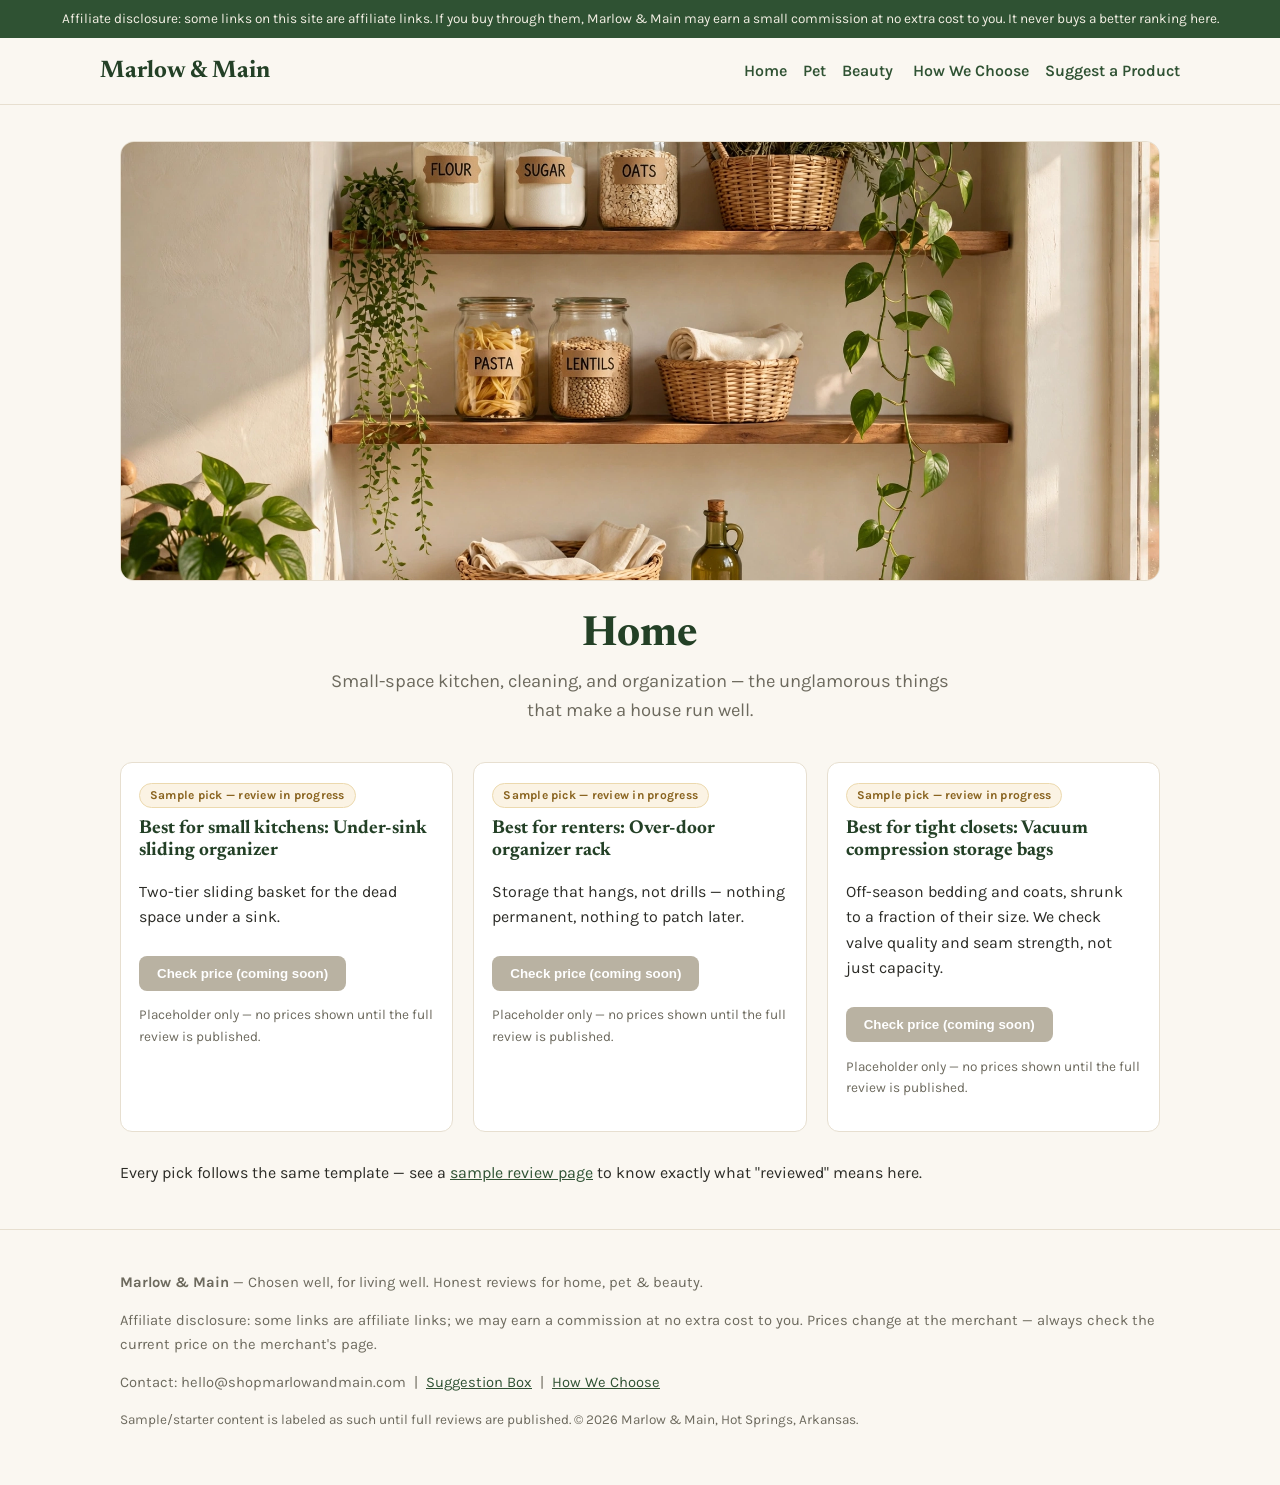
<file: home-aisle.html>
<!DOCTYPE html>
<html lang="en">
<head>
<meta charset="UTF-8">
<meta name="viewport" content="width=device-width, initial-scale=1.0">
<title>Home | Marlow &amp; Main</title>
<meta name="description" content="Small-space kitchen, cleaning, and organization picks from Marlow & Main.">
<link rel="icon" href="assets/profile.jpg">
<link rel="preconnect" href="https://fonts.googleapis.com">
<link href="https://fonts.googleapis.com/css2?family=Karla:wght@400;700&family=Newsreader:opsz,wght@6..72,500;6..72,700&display=swap" rel="stylesheet">
<link rel="stylesheet" href="styles.css">
</head>
<body>
<div class="disclosure">Affiliate disclosure: some links on this site are affiliate links. If you buy through them, Marlow &amp; Main may earn a small commission at no extra cost to you. It never buys a better ranking here.</div>
<header class="site"><div class="wrap nav">
<a class="brand" href="index.html">Marlow &amp; Main</a>
<nav>
<a href="home-aisle.html">Home</a><a href="pet-aisle.html">Pet</a><a href="beauty-aisle.html">Beauty</a>
<a href="how-we-choose.html">How We Choose</a><a href="suggest.html">Suggest a Product</a>
</nav></div></header>
<main class="wrap">

<section class="hero"><img src="assets/aisle-home.webp" alt="A calm, well-kept home interior">
<h1>Home</h1><p class="lede">Small-space kitchen, cleaning, and organization — the unglamorous things that make a house run well.</p></section>
<div class="grid">
<article class="card pick" data-aisle="home">
<span class="tag">Sample pick — review in progress</span>
<h3>Best for small kitchens: Under-sink sliding organizer</h3>
<p>Two-tier sliding basket for the dead space under a sink.</p>
<!-- INTEGRATION POINT (affiliate link): replace this placeholder button with the real merchant affiliate link once the program approves the store. Never use a fake price or a "Buy now" label. -->
<button class="btn disabled" disabled title="Placeholder — affiliate link coming after review">Check price (coming soon)</button>
<p class="small">Placeholder only — no prices shown until the full review is published.</p></article><article class="card pick" data-aisle="home">
<span class="tag">Sample pick — review in progress</span>
<h3>Best for renters: Over-door organizer rack</h3>
<p>Storage that hangs, not drills — nothing permanent, nothing to patch later.</p>
<!-- INTEGRATION POINT (affiliate link): replace this placeholder button with the real merchant affiliate link once the program approves the store. Never use a fake price or a "Buy now" label. -->
<button class="btn disabled" disabled title="Placeholder — affiliate link coming after review">Check price (coming soon)</button>
<p class="small">Placeholder only — no prices shown until the full review is published.</p></article><article class="card pick" data-aisle="home">
<span class="tag">Sample pick — review in progress</span>
<h3>Best for tight closets: Vacuum compression storage bags</h3>
<p>Off-season bedding and coats, shrunk to a fraction of their size. We check valve quality and seam strength, not just capacity.</p>
<!-- INTEGRATION POINT (affiliate link): replace this placeholder button with the real merchant affiliate link once the program approves the store. Never use a fake price or a "Buy now" label. -->
<button class="btn disabled" disabled title="Placeholder — affiliate link coming after review">Check price (coming soon)</button>
<p class="small">Placeholder only — no prices shown until the full review is published.</p></article>
</div>
<p>Every pick follows the same template — see a <a href="review-template.html">sample review page</a> to know exactly what "reviewed" means here.</p>

</main>
<footer class="site"><div class="wrap">
<p><strong>Marlow &amp; Main</strong> — Chosen well, for living well. Honest reviews for home, pet &amp; beauty.</p>
<p>Affiliate disclosure: some links are affiliate links; we may earn a commission at no extra cost to you. Prices change at the merchant — always check the current price on the merchant's page.</p>
<!-- INTEGRATION POINT (footer contact): hello@shopmarlowandmain.com is shown as the contact address, but email forwarding for this domain is NOT yet configured. Configure forwarding (Cloudflare/Porkbun) before presenting this as a working inbox. -->
<p>Contact: hello@shopmarlowandmain.com &nbsp;|&nbsp; <a href="suggest.html">Suggestion Box</a> &nbsp;|&nbsp; <a href="how-we-choose.html">How We Choose</a></p>
<p class="small">Sample/starter content is labeled as such until full reviews are published. &copy; 2026 Marlow &amp; Main, Hot Springs, Arkansas.</p>
</div></footer>
<script src="app.js" defer></script>
</body></html>
</file>
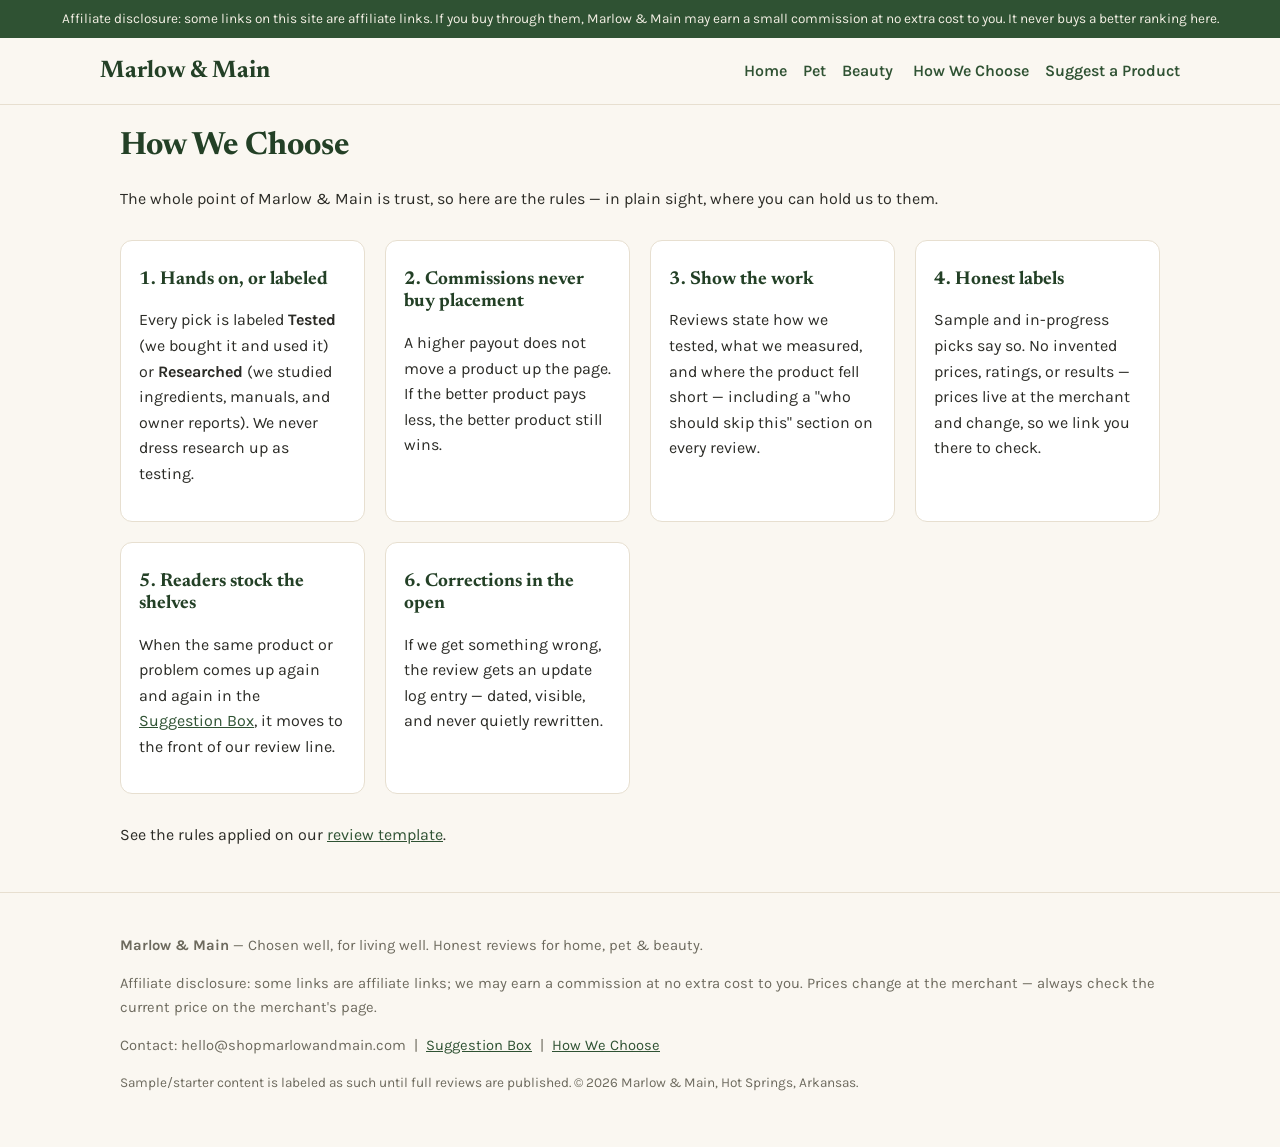
<file: how-we-choose.html>
<!DOCTYPE html>
<html lang="en">
<head>
<meta charset="UTF-8">
<meta name="viewport" content="width=device-width, initial-scale=1.0">
<title>How We Choose | Marlow &amp; Main</title>
<meta name="description" content="The trust rules behind every Marlow & Main pick.">
<link rel="icon" href="assets/profile.jpg">
<link rel="preconnect" href="https://fonts.googleapis.com">
<link href="https://fonts.googleapis.com/css2?family=Karla:wght@400;700&family=Newsreader:opsz,wght@6..72,500;6..72,700&display=swap" rel="stylesheet">
<link rel="stylesheet" href="styles.css">
</head>
<body>
<div class="disclosure">Affiliate disclosure: some links on this site are affiliate links. If you buy through them, Marlow &amp; Main may earn a small commission at no extra cost to you. It never buys a better ranking here.</div>
<header class="site"><div class="wrap nav">
<a class="brand" href="index.html">Marlow &amp; Main</a>
<nav>
<a href="home-aisle.html">Home</a><a href="pet-aisle.html">Pet</a><a href="beauty-aisle.html">Beauty</a>
<a href="how-we-choose.html">How We Choose</a><a href="suggest.html">Suggest a Product</a>
</nav></div></header>
<main class="wrap">

<h1>How We Choose</h1>
<p>The whole point of Marlow &amp; Main is trust, so here are the rules — in plain sight, where you can hold us to them.</p>
<div class="grid">
<article class="card"><h3>1. Hands on, or labeled</h3><p>Every pick is labeled <strong>Tested</strong> (we bought it and used it) or <strong>Researched</strong> (we studied ingredients, manuals, and owner reports). We never dress research up as testing.</p></article>
<article class="card"><h3>2. Commissions never buy placement</h3><p>A higher payout does not move a product up the page. If the better product pays less, the better product still wins.</p></article>
<article class="card"><h3>3. Show the work</h3><p>Reviews state how we tested, what we measured, and where the product fell short — including a "who should skip this" section on every review.</p></article>
<article class="card"><h3>4. Honest labels</h3><p>Sample and in-progress picks say so. No invented prices, ratings, or results — prices live at the merchant and change, so we link you there to check.</p></article>
<article class="card"><h3>5. Readers stock the shelves</h3><p>When the same product or problem comes up again and again in the <a href="suggest.html">Suggestion Box</a>, it moves to the front of our review line.</p></article>
<article class="card"><h3>6. Corrections in the open</h3><p>If we get something wrong, the review gets an update log entry — dated, visible, and never quietly rewritten.</p></article>
</div>
<p>See the rules applied on our <a href="review-template.html">review template</a>.</p>

</main>
<footer class="site"><div class="wrap">
<p><strong>Marlow &amp; Main</strong> — Chosen well, for living well. Honest reviews for home, pet &amp; beauty.</p>
<p>Affiliate disclosure: some links are affiliate links; we may earn a commission at no extra cost to you. Prices change at the merchant — always check the current price on the merchant's page.</p>
<!-- INTEGRATION POINT (footer contact): hello@shopmarlowandmain.com is shown as the contact address, but email forwarding for this domain is NOT yet configured. Configure forwarding (Cloudflare/Porkbun) before presenting this as a working inbox. -->
<p>Contact: hello@shopmarlowandmain.com &nbsp;|&nbsp; <a href="suggest.html">Suggestion Box</a> &nbsp;|&nbsp; <a href="how-we-choose.html">How We Choose</a></p>
<p class="small">Sample/starter content is labeled as such until full reviews are published. &copy; 2026 Marlow &amp; Main, Hot Springs, Arkansas.</p>
</div></footer>
<script src="app.js" defer></script>
</body></html>
</file>
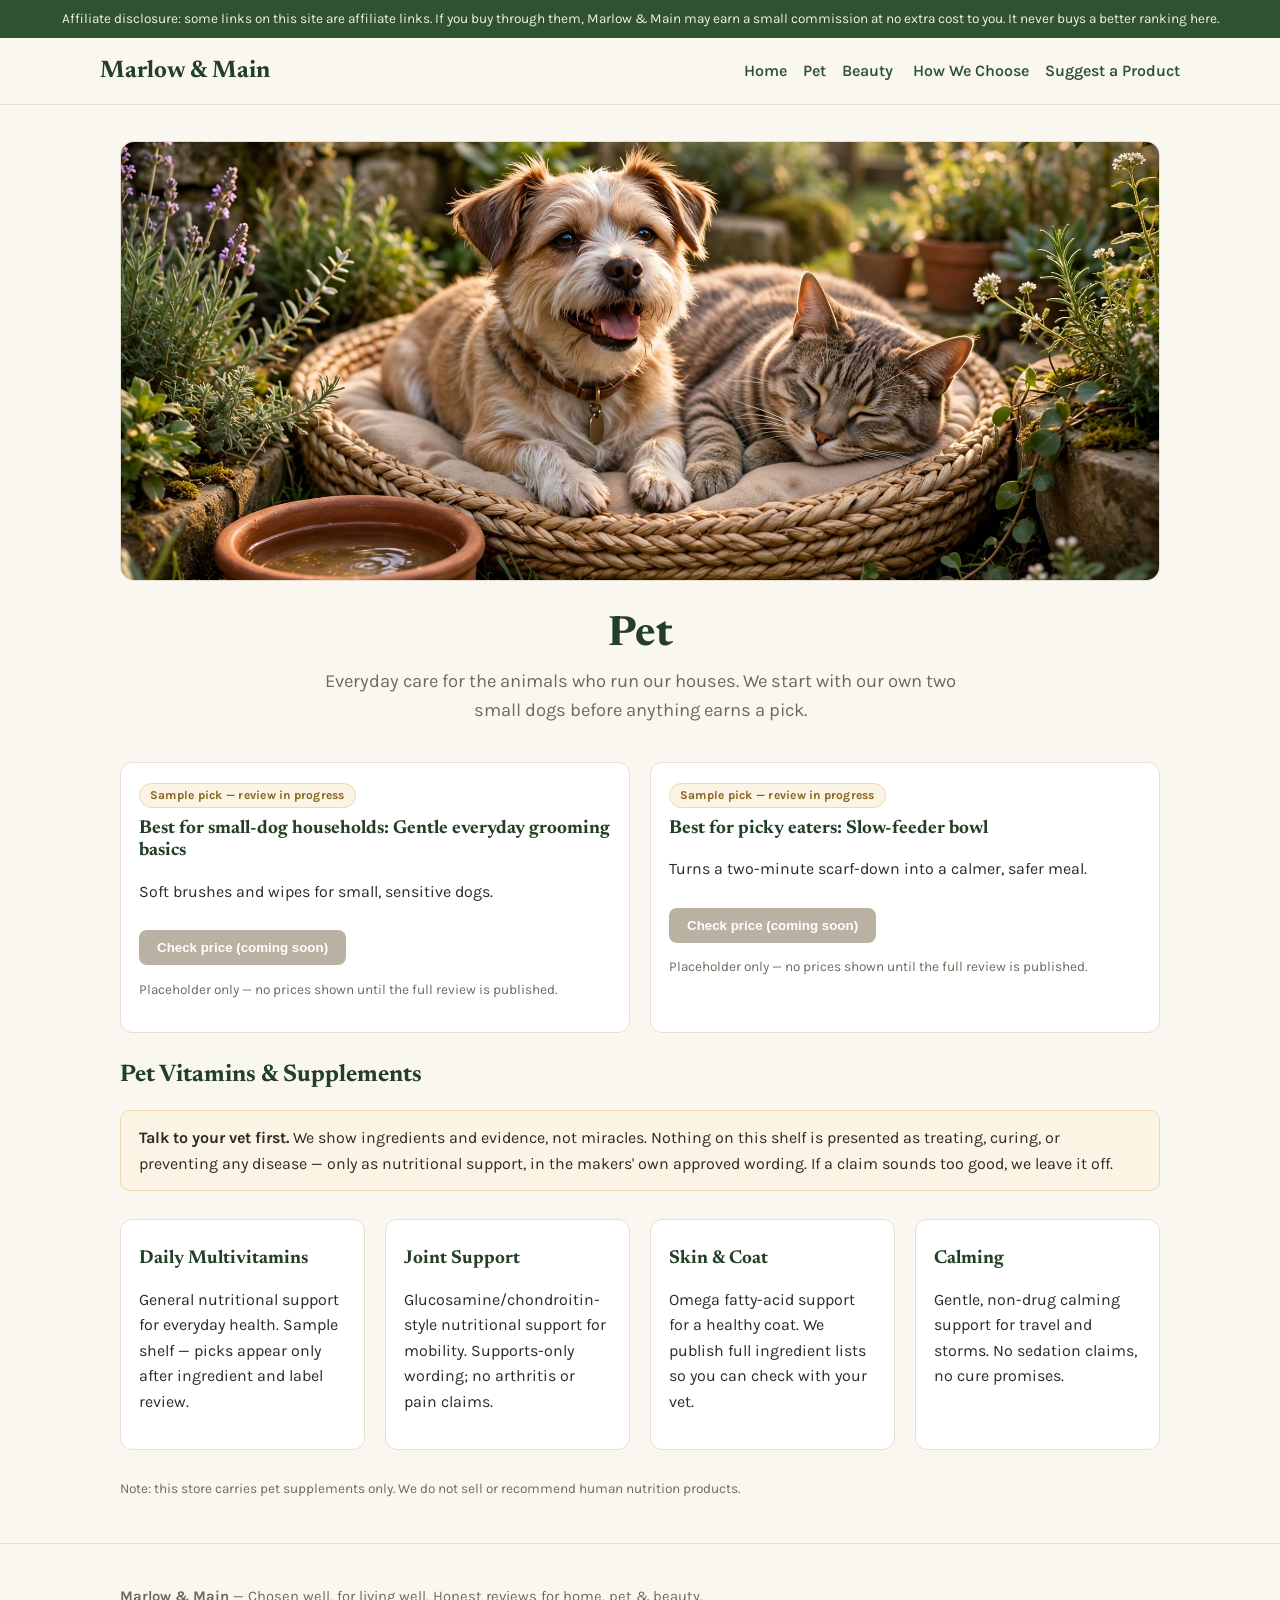
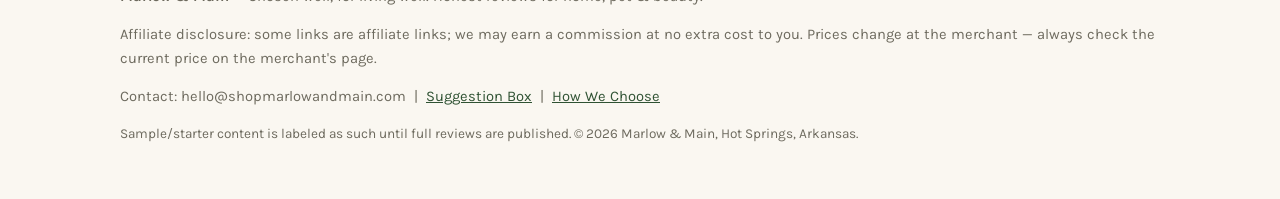
<file: pet-aisle.html>
<!DOCTYPE html>
<html lang="en">
<head>
<meta charset="UTF-8">
<meta name="viewport" content="width=device-width, initial-scale=1.0">
<title>Pet | Marlow &amp; Main</title>
<meta name="description" content="Pet care and pet vitamins & supplements — supports-only wording, vet-first, from Marlow & Main.">
<link rel="icon" href="assets/profile.jpg">
<link rel="preconnect" href="https://fonts.googleapis.com">
<link href="https://fonts.googleapis.com/css2?family=Karla:wght@400;700&family=Newsreader:opsz,wght@6..72,500;6..72,700&display=swap" rel="stylesheet">
<link rel="stylesheet" href="styles.css">
</head>
<body>
<div class="disclosure">Affiliate disclosure: some links on this site are affiliate links. If you buy through them, Marlow &amp; Main may earn a small commission at no extra cost to you. It never buys a better ranking here.</div>
<header class="site"><div class="wrap nav">
<a class="brand" href="index.html">Marlow &amp; Main</a>
<nav>
<a href="home-aisle.html">Home</a><a href="pet-aisle.html">Pet</a><a href="beauty-aisle.html">Beauty</a>
<a href="how-we-choose.html">How We Choose</a><a href="suggest.html">Suggest a Product</a>
</nav></div></header>
<main class="wrap">

<section class="hero"><img src="assets/aisle-pet.webp" alt="A happy small dog at home">
<h1>Pet</h1><p class="lede">Everyday care for the animals who run our houses. We start with our own two small dogs before anything earns a pick.</p></section>
<div class="grid">
<article class="card pick" data-aisle="pet">
<span class="tag">Sample pick — review in progress</span>
<h3>Best for small-dog households: Gentle everyday grooming basics</h3>
<p>Soft brushes and wipes for small, sensitive dogs.</p>
<!-- INTEGRATION POINT (affiliate link): replace this placeholder button with the real merchant affiliate link once the program approves the store. Never use a fake price or a "Buy now" label. -->
<button class="btn disabled" disabled title="Placeholder — affiliate link coming after review">Check price (coming soon)</button>
<p class="small">Placeholder only — no prices shown until the full review is published.</p></article><article class="card pick" data-aisle="pet">
<span class="tag">Sample pick — review in progress</span>
<h3>Best for picky eaters: Slow-feeder bowl</h3>
<p>Turns a two-minute scarf-down into a calmer, safer meal.</p>
<!-- INTEGRATION POINT (affiliate link): replace this placeholder button with the real merchant affiliate link once the program approves the store. Never use a fake price or a "Buy now" label. -->
<button class="btn disabled" disabled title="Placeholder — affiliate link coming after review">Check price (coming soon)</button>
<p class="small">Placeholder only — no prices shown until the full review is published.</p></article>
</div>

<section>
<h2>Pet Vitamins &amp; Supplements</h2>
<div class="note"><strong>Talk to your vet first.</strong> We show ingredients and evidence, not miracles. Nothing on this shelf is presented as treating, curing, or preventing any disease — only as nutritional support, in the makers' own approved wording. If a claim sounds too good, we leave it off.</div>
<div class="grid">
<article class="card"><h3>Daily Multivitamins</h3><p>General nutritional support for everyday health. Sample shelf — picks appear only after ingredient and label review.</p></article>
<article class="card"><h3>Joint Support</h3><p>Glucosamine/chondroitin-style nutritional support for mobility. Supports-only wording; no arthritis or pain claims.</p></article>
<article class="card"><h3>Skin &amp; Coat</h3><p>Omega fatty-acid support for a healthy coat. We publish full ingredient lists so you can check with your vet.</p></article>
<article class="card"><h3>Calming</h3><p>Gentle, non-drug calming support for travel and storms. No sedation claims, no cure promises.</p></article>
</div>
<p class="small">Note: this store carries pet supplements only. We do not sell or recommend human nutrition products.</p>
</section>

</main>
<footer class="site"><div class="wrap">
<p><strong>Marlow &amp; Main</strong> — Chosen well, for living well. Honest reviews for home, pet &amp; beauty.</p>
<p>Affiliate disclosure: some links are affiliate links; we may earn a commission at no extra cost to you. Prices change at the merchant — always check the current price on the merchant's page.</p>
<!-- INTEGRATION POINT (footer contact): hello@shopmarlowandmain.com is shown as the contact address, but email forwarding for this domain is NOT yet configured. Configure forwarding (Cloudflare/Porkbun) before presenting this as a working inbox. -->
<p>Contact: hello@shopmarlowandmain.com &nbsp;|&nbsp; <a href="suggest.html">Suggestion Box</a> &nbsp;|&nbsp; <a href="how-we-choose.html">How We Choose</a></p>
<p class="small">Sample/starter content is labeled as such until full reviews are published. &copy; 2026 Marlow &amp; Main, Hot Springs, Arkansas.</p>
</div></footer>
<script src="app.js" defer></script>
</body></html>
</file>
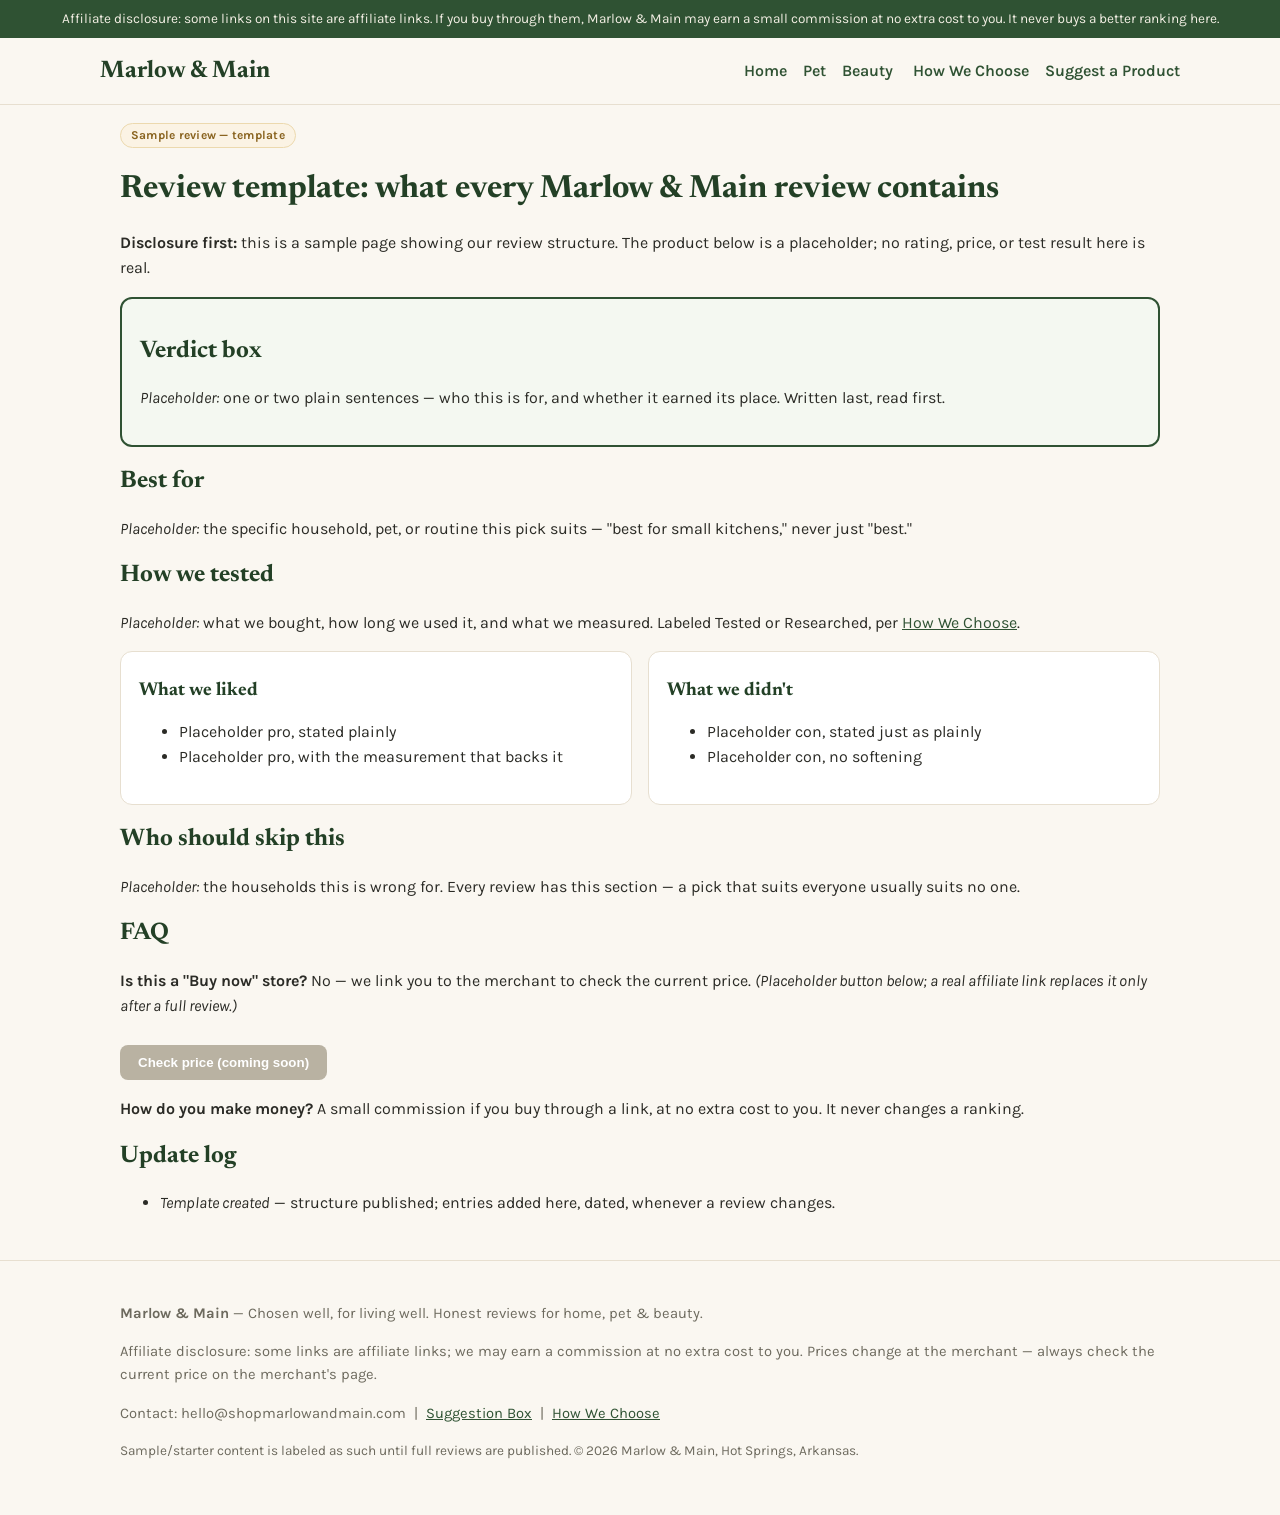
<file: review-template.html>
<!DOCTYPE html>
<html lang="en">
<head>
<meta charset="UTF-8">
<meta name="viewport" content="width=device-width, initial-scale=1.0">
<title>Review Template | Marlow &amp; Main</title>
<meta name="description" content="The structure every Marlow & Main review follows: disclosure, verdict, best for, how we tested, pros/cons, who should skip, FAQ, update log.">
<link rel="icon" href="assets/profile.jpg">
<link rel="preconnect" href="https://fonts.googleapis.com">
<link href="https://fonts.googleapis.com/css2?family=Karla:wght@400;700&family=Newsreader:opsz,wght@6..72,500;6..72,700&display=swap" rel="stylesheet">
<link rel="stylesheet" href="styles.css">
</head>
<body>
<div class="disclosure">Affiliate disclosure: some links on this site are affiliate links. If you buy through them, Marlow &amp; Main may earn a small commission at no extra cost to you. It never buys a better ranking here.</div>
<header class="site"><div class="wrap nav">
<a class="brand" href="index.html">Marlow &amp; Main</a>
<nav>
<a href="home-aisle.html">Home</a><a href="pet-aisle.html">Pet</a><a href="beauty-aisle.html">Beauty</a>
<a href="how-we-choose.html">How We Choose</a><a href="suggest.html">Suggest a Product</a>
</nav></div></header>
<main class="wrap">

<p><span class="tag">Sample review — template</span></p>
<h1>Review template: what every Marlow &amp; Main review contains</h1>
<p><strong>Disclosure first:</strong> this is a sample page showing our review structure. The product below is a placeholder; no rating, price, or test result here is real.</p>

<div class="verdict"><h2>Verdict box</h2><p><em>Placeholder:</em> one or two plain sentences — who this is for, and whether it earned its place. Written last, read first.</p></div>

<h2>Best for</h2>
<p><em>Placeholder:</em> the specific household, pet, or routine this pick suits — "best for small kitchens," never just "best."</p>

<h2>How we tested</h2>
<p><em>Placeholder:</em> what we bought, how long we used it, and what we measured. Labeled Tested or Researched, per <a href="how-we-choose.html">How We Choose</a>.</p>

<div class="proscons">
<div class="card"><h3>What we liked</h3><ul><li>Placeholder pro, stated plainly</li><li>Placeholder pro, with the measurement that backs it</li></ul></div>
<div class="card"><h3>What we didn't</h3><ul><li>Placeholder con, stated just as plainly</li><li>Placeholder con, no softening</li></ul></div>
</div>

<h2>Who should skip this</h2>
<p><em>Placeholder:</em> the households this is wrong for. Every review has this section — a pick that suits everyone usually suits no one.</p>

<h2>FAQ</h2>
<p><strong>Is this a "Buy now" store?</strong> No — we link you to the merchant to check the current price. <em>(Placeholder button below; a real affiliate link replaces it only after a full review.)</em></p>
<!-- INTEGRATION POINT (affiliate link): replace this placeholder button with the real merchant affiliate link for the reviewed product. Never add a fake price. -->
<button class="btn disabled" disabled>Check price (coming soon)</button>
<p><strong>How do you make money?</strong> A small commission if you buy through a link, at no extra cost to you. It never changes a ranking.</p>

<h2>Update log</h2>
<ul><li><em>Template created</em> — structure published; entries added here, dated, whenever a review changes.</li></ul>

</main>
<footer class="site"><div class="wrap">
<p><strong>Marlow &amp; Main</strong> — Chosen well, for living well. Honest reviews for home, pet &amp; beauty.</p>
<p>Affiliate disclosure: some links are affiliate links; we may earn a commission at no extra cost to you. Prices change at the merchant — always check the current price on the merchant's page.</p>
<!-- INTEGRATION POINT (footer contact): hello@shopmarlowandmain.com is shown as the contact address, but email forwarding for this domain is NOT yet configured. Configure forwarding (Cloudflare/Porkbun) before presenting this as a working inbox. -->
<p>Contact: hello@shopmarlowandmain.com &nbsp;|&nbsp; <a href="suggest.html">Suggestion Box</a> &nbsp;|&nbsp; <a href="how-we-choose.html">How We Choose</a></p>
<p class="small">Sample/starter content is labeled as such until full reviews are published. &copy; 2026 Marlow &amp; Main, Hot Springs, Arkansas.</p>
</div></footer>
<script src="app.js" defer></script>
</body></html>
</file>
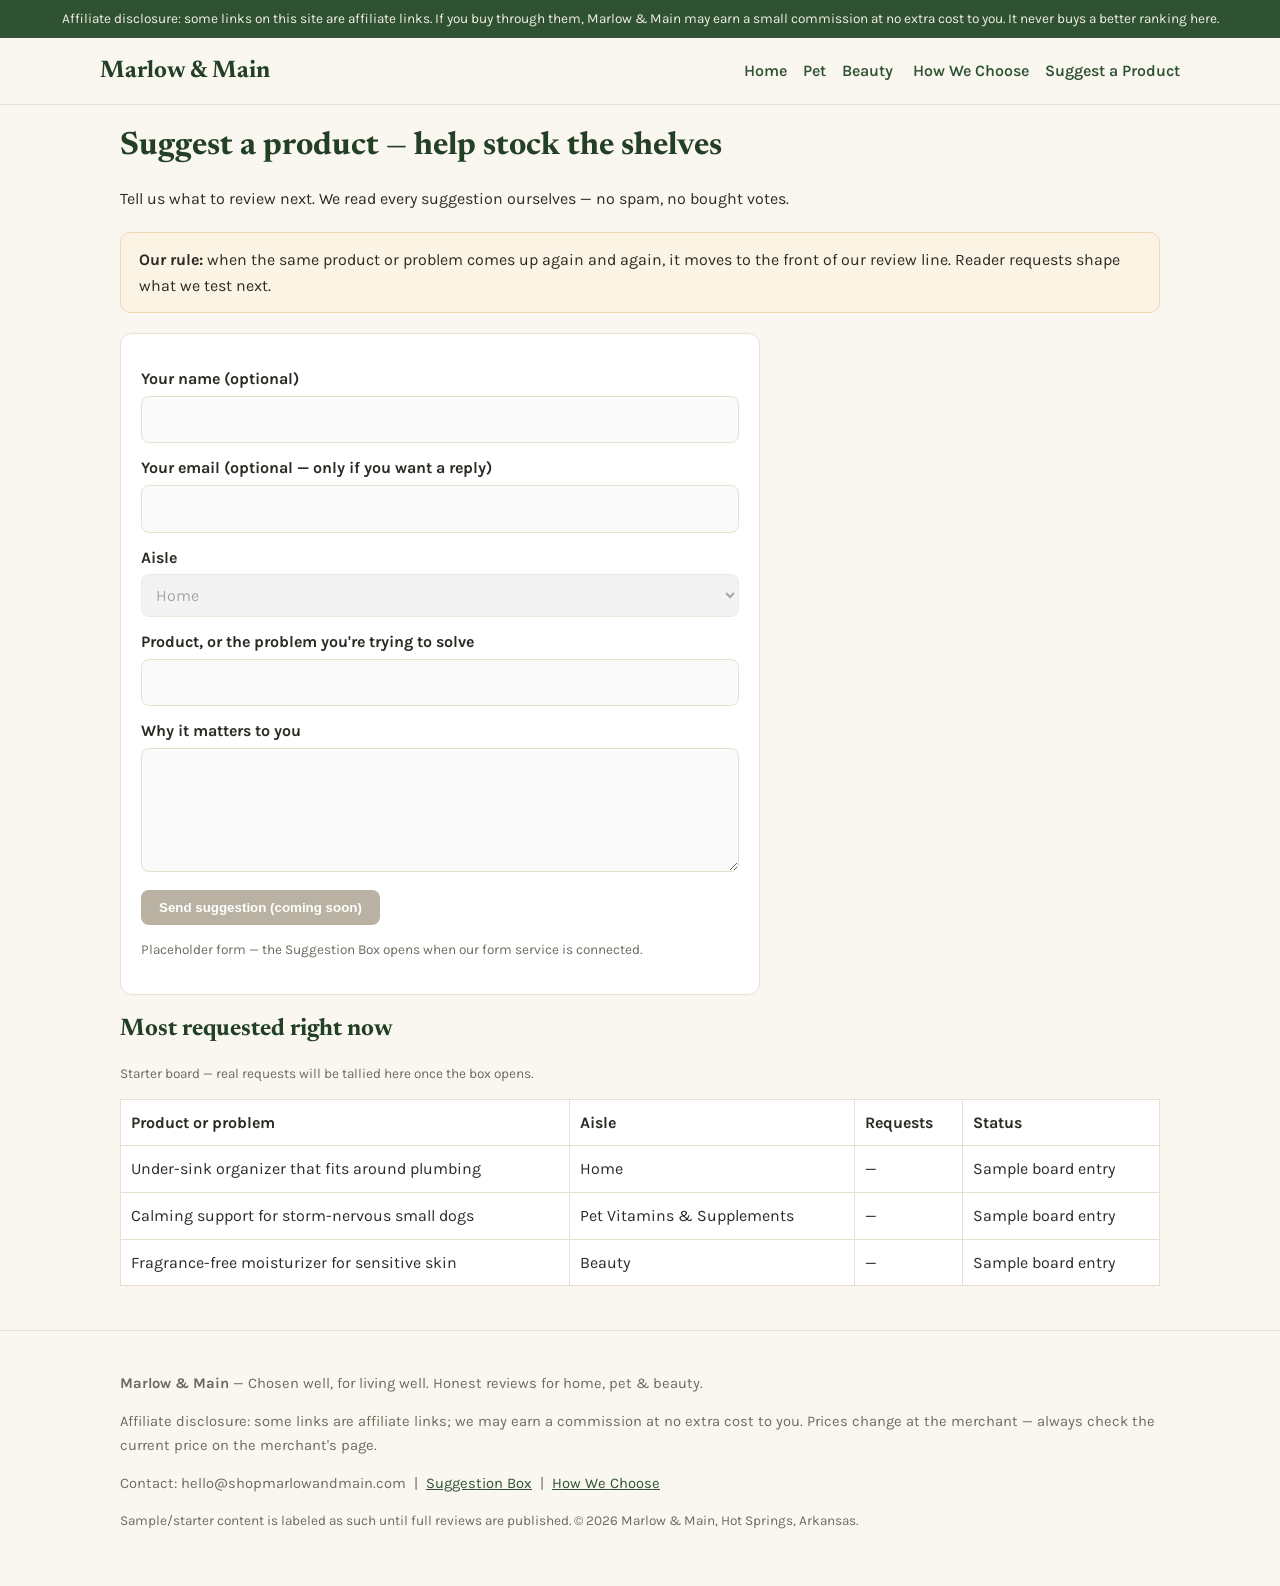
<file: suggest.html>
<!DOCTYPE html>
<html lang="en">
<head>
<meta charset="UTF-8">
<meta name="viewport" content="width=device-width, initial-scale=1.0">
<title>Suggest a Product | Marlow &amp; Main</title>
<meta name="description" content="Suggest a product and help stock the shelves at Marlow & Main. Repeat requests move to the front of the review line.">
<link rel="icon" href="assets/profile.jpg">
<link rel="preconnect" href="https://fonts.googleapis.com">
<link href="https://fonts.googleapis.com/css2?family=Karla:wght@400;700&family=Newsreader:opsz,wght@6..72,500;6..72,700&display=swap" rel="stylesheet">
<link rel="stylesheet" href="styles.css">
</head>
<body>
<div class="disclosure">Affiliate disclosure: some links on this site are affiliate links. If you buy through them, Marlow &amp; Main may earn a small commission at no extra cost to you. It never buys a better ranking here.</div>
<header class="site"><div class="wrap nav">
<a class="brand" href="index.html">Marlow &amp; Main</a>
<nav>
<a href="home-aisle.html">Home</a><a href="pet-aisle.html">Pet</a><a href="beauty-aisle.html">Beauty</a>
<a href="how-we-choose.html">How We Choose</a><a href="suggest.html">Suggest a Product</a>
</nav></div></header>
<main class="wrap">

<h1>Suggest a product — help stock the shelves</h1>
<p>Tell us what to review next. We read every suggestion ourselves — no spam, no bought votes.</p>
<div class="note"><strong>Our rule:</strong> when the same product or problem comes up again and again, it moves to the front of our review line. Reader requests shape what we test next.</div>

<!-- INTEGRATION POINT (Formspree/Web3Forms): this form is a non-functional placeholder. Point its action at the Formspree or Web3Forms endpoint (or embed their code) and remove the disabled attributes to go live. Suggested fields are already named below. -->
<form class="sample" action="#" method="post" aria-label="Suggest a product (placeholder)">
<label for="sg-name">Your name (optional)</label>
<input id="sg-name" name="name" type="text" disabled>
<label for="sg-email">Your email (optional — only if you want a reply)</label>
<input id="sg-email" name="email" type="email" disabled>
<label for="sg-aisle">Aisle</label>
<select id="sg-aisle" name="aisle" disabled>
<option>Home</option><option>Pet</option><option>Pet Vitamins &amp; Supplements</option><option>Beauty</option>
</select>
<label for="sg-product">Product, or the problem you're trying to solve</label>
<input id="sg-product" name="product_or_problem" type="text" disabled>
<label for="sg-why">Why it matters to you</label>
<textarea id="sg-why" name="why_it_matters" rows="4" disabled></textarea>
<button class="btn" type="submit" disabled>Send suggestion (coming soon)</button>
<p class="small">Placeholder form — the Suggestion Box opens when our form service is connected.</p>
</form>

<h2>Most requested right now</h2>
<p class="small">Starter board — real requests will be tallied here once the box opens.</p>
<table class="board">
<tr><th>Product or problem</th><th>Aisle</th><th>Requests</th><th>Status</th></tr>
<tr><td>Under-sink organizer that fits around plumbing</td><td>Home</td><td>—</td><td>Sample board entry</td></tr>
<tr><td>Calming support for storm-nervous small dogs</td><td>Pet Vitamins &amp; Supplements</td><td>—</td><td>Sample board entry</td></tr>
<tr><td>Fragrance-free moisturizer for sensitive skin</td><td>Beauty</td><td>—</td><td>Sample board entry</td></tr>
</table>

</main>
<footer class="site"><div class="wrap">
<p><strong>Marlow &amp; Main</strong> — Chosen well, for living well. Honest reviews for home, pet &amp; beauty.</p>
<p>Affiliate disclosure: some links are affiliate links; we may earn a commission at no extra cost to you. Prices change at the merchant — always check the current price on the merchant's page.</p>
<!-- INTEGRATION POINT (footer contact): hello@shopmarlowandmain.com is shown as the contact address, but email forwarding for this domain is NOT yet configured. Configure forwarding (Cloudflare/Porkbun) before presenting this as a working inbox. -->
<p>Contact: hello@shopmarlowandmain.com &nbsp;|&nbsp; <a href="suggest.html">Suggestion Box</a> &nbsp;|&nbsp; <a href="how-we-choose.html">How We Choose</a></p>
<p class="small">Sample/starter content is labeled as such until full reviews are published. &copy; 2026 Marlow &amp; Main, Hot Springs, Arkansas.</p>
</div></footer>
<script src="app.js" defer></script>
</body></html>
</file>
<file: styles.css>
/* Marlow & Main — shared stylesheet
   Palette: warm paper #FAF7F1, deep green #2F5233, clay #C08A5A
   Type: Newsreader (headings) / Karla (body), system fallbacks */
:root{
  --paper:#FAF7F1; --green:#2F5233; --green-dark:#234026; --clay:#C08A5A;
  --ink:#2b2b26; --muted:#6d6a5e; --card:#ffffff; --line:#e7dfd0; --warn:#fbf3e4;
}
*{box-sizing:border-box}
body{margin:0;background:var(--paper);color:var(--ink);
  font-family:"Karla","Segoe UI",system-ui,-apple-system,Arial,sans-serif;line-height:1.6}
h1,h2,h3{font-family:"Newsreader",Georgia,"Times New Roman",serif;color:var(--green-dark);line-height:1.2}
a{color:var(--green)} a:hover{color:var(--clay)}
.wrap{max-width:1080px;margin:0 auto;padding:0 20px}
.disclosure{background:var(--green);color:#f3efe4;font-size:.85rem;text-align:center;padding:8px 16px}
header.site{background:var(--paper);border-bottom:1px solid var(--line)}
.nav{display:flex;flex-wrap:wrap;gap:14px;align-items:center;justify-content:space-between;padding:14px 0}
.brand{font-family:"Newsreader",Georgia,serif;font-size:1.5rem;font-weight:700;color:var(--green-dark);text-decoration:none}
.nav nav a{margin-left:16px;text-decoration:none;font-weight:600}
.hero{padding:36px 0 8px;text-align:center}
.hero img{width:100%;max-height:440px;object-fit:cover;border-radius:14px;border:1px solid var(--line)}
.hero h1{font-size:2.6rem;margin:22px 0 6px}
.hero p.lede{font-size:1.15rem;color:var(--muted);max-width:640px;margin:0 auto}
.grid{display:grid;grid-template-columns:repeat(auto-fit,minmax(240px,1fr));gap:20px;margin:28px 0}
.card{background:var(--card);border:1px solid var(--line);border-radius:12px;padding:18px}
.card img{width:100%;height:170px;object-fit:cover;border-radius:8px}
.card h3{margin:10px 0 6px}
.tag{display:inline-block;background:var(--warn);color:#8a6420;border:1px solid #ecd9ae;
  border-radius:999px;padding:2px 10px;font-size:.75rem;font-weight:700;letter-spacing:.02em}
.btn{display:inline-block;margin-top:10px;background:var(--clay);color:#fff;text-decoration:none;
  padding:10px 18px;border-radius:8px;font-weight:700;border:0;cursor:pointer}
.btn.secondary{background:var(--green)}
.btn.disabled,.btn[disabled]{background:#b9b2a2;cursor:not-allowed}
.note{background:var(--warn);border:1px solid #ecd9ae;border-radius:10px;padding:14px 18px;margin:20px 0}
.rules{display:flex;flex-wrap:wrap;gap:8px;margin:10px 0 20px}
.filter-btn{background:#fff;border:1px solid var(--green);color:var(--green);border-radius:999px;
  padding:6px 14px;font-weight:700;cursor:pointer}
.filter-btn[aria-pressed="true"]{background:var(--green);color:#fff}
form.sample{background:var(--card);border:1px solid var(--line);border-radius:12px;padding:20px;max-width:640px}
form.sample label{display:block;font-weight:700;margin:12px 0 4px}
form.sample input,form.sample select,form.sample textarea{width:100%;padding:10px;border:1px solid var(--line);border-radius:8px;font:inherit}
.verdict{border:2px solid var(--green);border-radius:12px;padding:18px;background:#f4f8f1}
.proscons{display:grid;grid-template-columns:1fr 1fr;gap:16px}
footer.site{border-top:1px solid var(--line);margin-top:44px;padding:26px 0 40px;color:var(--muted);font-size:.92rem}
.founder{display:flex;gap:18px;align-items:center;background:#f4f8f1;border:1px solid var(--line);border-radius:12px;padding:18px;margin:28px 0}
.founder img{width:110px;height:110px;object-fit:cover;border-radius:50%}
table.board{width:100%;border-collapse:collapse;background:var(--card)}
table.board th,table.board td{border:1px solid var(--line);padding:10px;text-align:left}
.small{font-size:.85rem;color:var(--muted)}
@media (max-width:640px){.proscons{grid-template-columns:1fr}.hero h1{font-size:2rem}}
</file>
